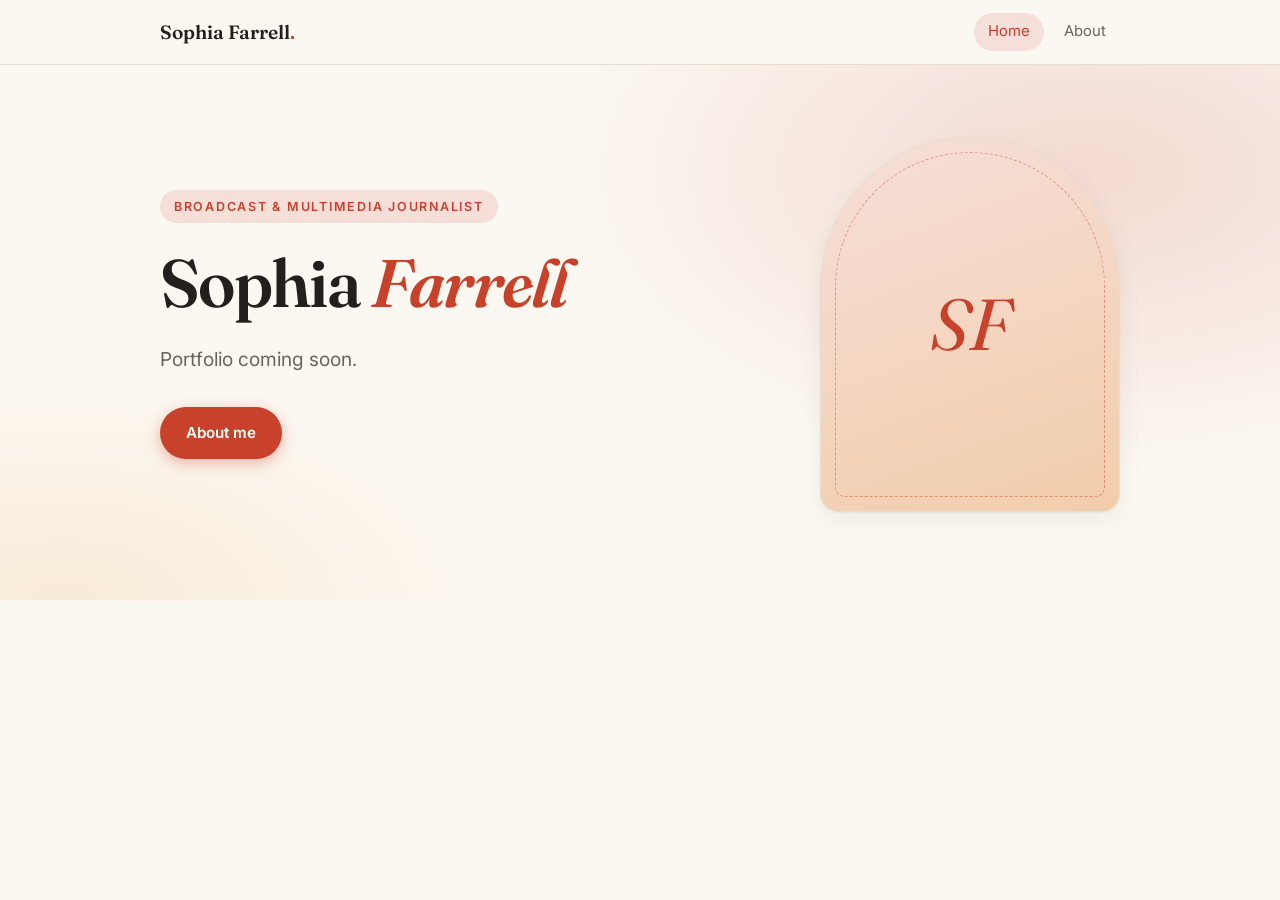
<file: index.html>
<!doctype html>
<html lang="en">
<head>
  <meta charset="utf-8">
  <meta name="viewport" content="width=device-width, initial-scale=1">
  <title>Sophia Farrell</title>
  <meta name="description" content="Sophia Farrell: broadcast and multimedia journalist.">
  <link rel="preconnect" href="https://fonts.googleapis.com">
  <link rel="preconnect" href="https://fonts.gstatic.com" crossorigin>
  <link href="https://fonts.googleapis.com/css2?family=Fraunces:opsz,wght@9..144,500;9..144,600&family=Inter:wght@400;600&display=swap" rel="stylesheet">
  <link rel="stylesheet" href="style.css">
</head>
<body>
  <div class="topbar"><div class="wrap">
    <nav class="nav" aria-label="Main">
      <a class="brand" href="index.html">Sophia Farrell</a>
      <ul>
        <li><a href="index.html" aria-current="page">Home</a></li>
        <li><a href="about.html">About</a></li>
      </ul>
    </nav>
  </div></div>

  <div class="hero-band"><div class="wrap">
    <header class="hero">
      <div>
        <p class="eyebrow">Broadcast &amp; multimedia journalist</p>
        <h1>Sophia <em>Farrell</em></h1>
        <p class="lede">Portfolio coming soon.</p>
        <a class="button" href="about.html">About me</a>
      </div>
      <div class="portrait" role="img" aria-label="Portrait placeholder"><span>SF</span></div>
    </header>
  </div></div>
</body>
</html>
</file>
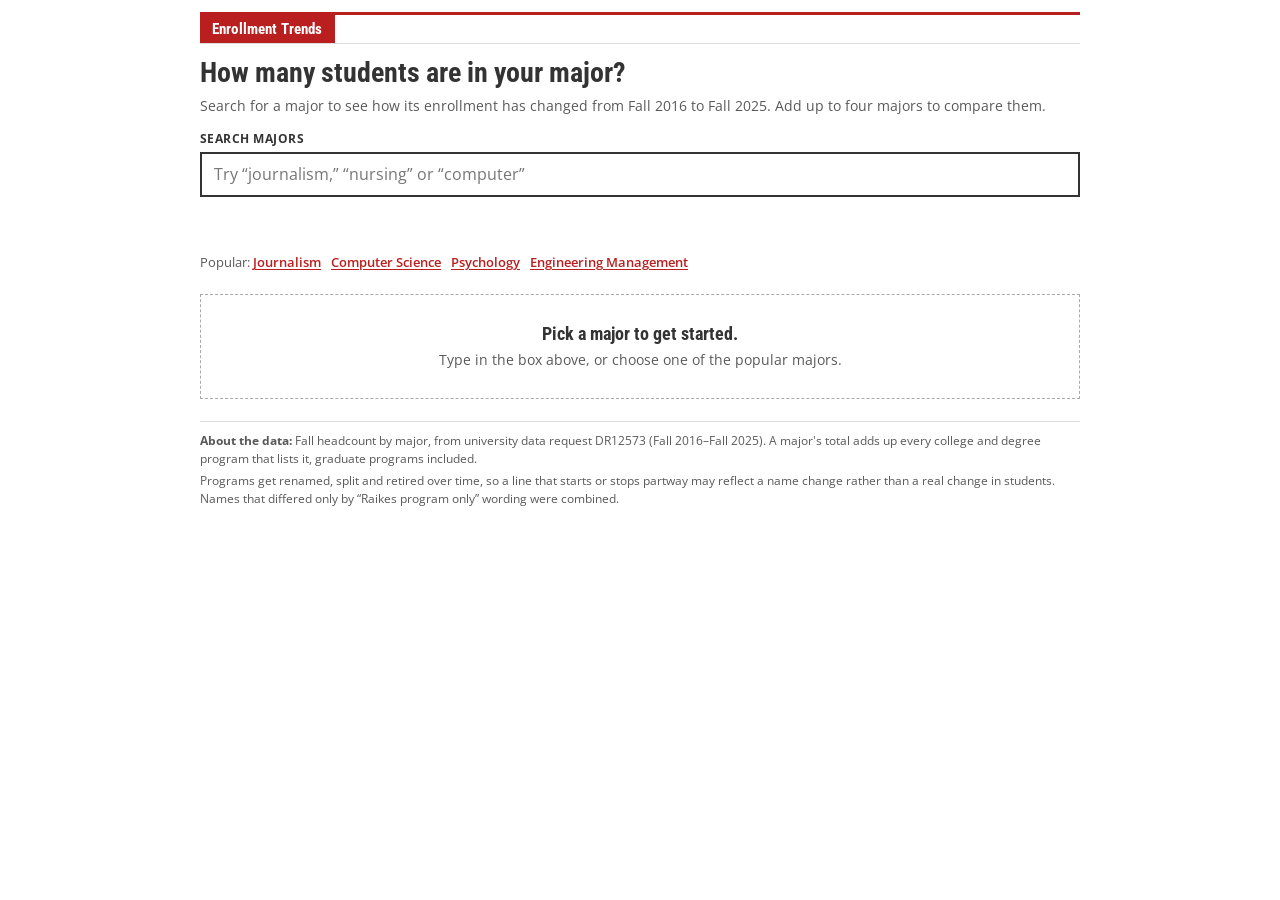
<file: majors/index.html>
<!doctype html>
<html lang="en">
<head>
  <meta charset="utf-8">
  <meta name="viewport" content="width=device-width, initial-scale=1">
  <title>Major Search: Enrollment Trends</title>
  <meta name="description" content="Search any major and see how many students have enrolled in it, Fall 2016 to Fall 2025.">
  <link rel="preconnect" href="https://fonts.googleapis.com">
  <link rel="preconnect" href="https://fonts.gstatic.com" crossorigin>
  <link href="https://fonts.googleapis.com/css2?family=Open+Sans:wght@400;600;700&family=Roboto+Condensed:wght@700&display=swap" rel="stylesheet">
  <style>
    :root {
      --red: #ba1f1f;
      --red-dark: #8f1717;
      --ink: #333333;
      --muted: #595959;
      --line: #dddddd;
      --wash: #efefef;
      --bg: #ffffff;
      /* chart series: red first (brand), then colour-blind-safe companions */
      --s1: #ba1f1f; --s2: #1b4f8a; --s3: #d98a00; --s4: #3b7d4f;
      --head: "Roboto Condensed", "Arial Narrow", Arial, sans-serif;
      --body: "Open Sans", Arial, sans-serif;
    }
    * { box-sizing: border-box; }
    html, body { margin: 0; background: var(--bg); }
    body { color: var(--ink); font: 400 14px/1.5 var(--body); padding: 12px; }
    .app { max-width: 880px; margin: 0 auto; }

    /* DN-style section header: red top rule, red label tab */
    .block-title { border-top: 3px solid var(--red); border-bottom: 1px solid var(--line); margin: 0 0 14px; }
    .block-title span { display: inline-block; background: var(--red); color: #fff; font: 700 15px/1 var(--head);
      padding: 7px 12px 6px; letter-spacing: .01em; }
    h1 { font: 700 28px/1.1 var(--head); margin: 0 0 6px; }
    .dek { margin: 0 0 14px; color: var(--muted); font-size: 14px; }

    label { display: block; font-weight: 700; font-size: 12px; text-transform: uppercase; letter-spacing: .04em; margin-bottom: 4px; }
    .search { position: relative; }
    .search input { width: 100%; font: 400 16px/1.2 var(--body); color: var(--ink); padding: 11px 12px; border: 2px solid var(--ink); border-radius: 0; background: #fff; }
    .search input::placeholder { color: #767676; }
    :focus-visible { outline: 3px solid #1b4f8a; outline-offset: 2px; }
    .list { position: absolute; z-index: 20; left: 0; right: 0; top: 100%; margin: 0; padding: 0; list-style: none;
      background: #fff; border: 2px solid var(--ink); border-top: 0; max-height: 280px; overflow-y: auto; box-shadow: 0 6px 14px rgba(0,0,0,.12); }
    .list li { padding: 9px 12px; cursor: pointer; display: flex; justify-content: space-between; gap: 12px; border-top: 1px solid var(--wash); }
    .list li:first-child { border-top: 0; }
    .list li small { color: var(--muted); white-space: nowrap; }
    .list li[aria-selected="true"], .list li:hover { background: var(--red); color: #fff; }
    .list li[aria-selected="true"] small, .list li:hover small { color: #fff; }
    .list .none { cursor: default; color: var(--muted); }
    .list .none:hover { background: #fff; color: var(--muted); }
    mark { background: none; font-weight: 700; color: inherit; text-decoration: underline; text-decoration-thickness: 2px; text-underline-offset: 2px; }

    .chips { display: flex; flex-wrap: wrap; gap: 8px; margin: 12px 0 0; padding: 0; list-style: none; min-height: 34px; }
    .chip { display: inline-flex; align-items: center; gap: 8px; border: 1px solid var(--line); border-left: 6px solid var(--c); padding: 5px 4px 5px 10px; font-weight: 600; background: #fff; }
    .chip button { all: unset; cursor: pointer; width: 24px; height: 24px; display: grid; place-items: center; font-size: 18px; line-height: 1; color: var(--muted); }
    .chip button:hover { color: var(--red); }
    .hint { color: var(--muted); font-size: 13px; margin: 8px 0 0; }

    .picks { margin: 10px 0 0; font-size: 13px; color: var(--muted); }
    .picks button { all: unset; cursor: pointer; color: var(--red); font-weight: 600; text-decoration: underline; text-underline-offset: 2px; margin-right: 10px; }
    .picks button:hover { color: var(--red-dark); }
    .picks button:focus-visible { outline: 3px solid #1b4f8a; outline-offset: 2px; }

    .panel { margin-top: 22px; }
    .stats { display: grid; grid-template-columns: repeat(auto-fit, minmax(150px, 1fr)); gap: 10px; margin-bottom: 14px; }
    .stat { border: 1px solid var(--line); border-top: 3px solid var(--c, var(--ink)); padding: 8px 10px; }
    .stat .k { font-size: 11px; text-transform: uppercase; letter-spacing: .05em; color: var(--muted); font-weight: 700; }
    .stat .v { font: 700 26px/1.15 var(--head); }
    .stat .s { font-size: 12px; color: var(--muted); }
    .stat .s b { font-weight: 700; }
    .up { color: #2c6e3f; } .down { color: var(--red); }

    .chart-wrap { position: relative; border: 1px solid var(--line); padding: 8px 4px 2px; }
    svg { display: block; width: 100%; height: auto; overflow: visible; }
    svg text { font-family: var(--body); fill: var(--muted); font-size: 12px; }
    .grid line { stroke: #e6e6e6; }
    .tip { position: absolute; pointer-events: none; background: #fff; border: 1px solid var(--ink); box-shadow: 0 4px 12px rgba(0,0,0,.15);
      padding: 7px 10px; font-size: 12.5px; min-width: 150px; z-index: 5; opacity: 0; transition: opacity .08s; }
    .tip .yr { font: 700 14px/1.2 var(--head); margin-bottom: 4px; }
    .tip .row { display: flex; justify-content: space-between; gap: 14px; align-items: center; }
    .tip .dot { display: inline-block; width: 9px; height: 9px; margin-right: 6px; }
    .note-gap { font-size: 12px; color: var(--muted); margin: 8px 0 0; }

    .toggle { display: flex; gap: 0; margin: 0 0 10px; }
    .toggle button { font: 600 13px/1 var(--body); padding: 8px 12px; border: 1px solid var(--ink); background: #fff; color: var(--ink); cursor: pointer; }
    .toggle button + button { border-left: 0; }
    .toggle button[aria-pressed="true"] { background: var(--ink); color: #fff; }

    details { margin-top: 16px; border: 1px solid var(--line); }
    summary { cursor: pointer; padding: 9px 12px; font: 700 15px/1.2 var(--head); background: var(--wash); }
    .tablewrap { overflow-x: auto; }
    table { border-collapse: collapse; width: 100%; font-size: 13px; }
    th, td { padding: 6px 10px; text-align: right; border-top: 1px solid var(--line); white-space: nowrap; }
    th:first-child, td:first-child { text-align: left; }
    thead th { font-size: 11px; text-transform: uppercase; letter-spacing: .04em; color: var(--muted); border-top: 0; }
    td.sub { color: var(--muted); }
    tr.group th { text-align: left; background: #fafafa; font-size: 12px; color: var(--ink); }

    footer { margin-top: 22px; padding-top: 10px; border-top: 1px solid var(--line); font-size: 12px; color: var(--muted); }
    footer p { margin: 0 0 4px; }
    .empty { border: 1px dashed #aaa; padding: 28px 16px; text-align: center; color: var(--muted); }
    .empty strong { display: block; font: 700 18px/1.2 var(--head); color: var(--ink); margin-bottom: 4px; }
    .sr { position: absolute; width: 1px; height: 1px; overflow: hidden; clip: rect(0 0 0 0); white-space: nowrap; }
    @media (max-width: 520px) { h1 { font-size: 24px; } .stat .v { font-size: 22px; } }
    @media (prefers-reduced-motion: reduce) { * { transition: none !important; } }
  </style>
</head>
<body>
<div class="app">
  <div class="block-title"><span>Enrollment Trends</span></div>
  <h1>How many students are in your major?</h1>
  <p class="dek">Search for a major to see how its enrollment has changed from Fall 2016 to Fall 2025. Add up to four majors to compare them.</p>

  <div class="search">
    <label for="q">Search majors</label>
    <input id="q" type="text" autocomplete="off" role="combobox" aria-expanded="false" aria-controls="list" aria-autocomplete="list"
           placeholder="Try &ldquo;journalism,&rdquo; &ldquo;nursing&rdquo; or &ldquo;computer&rdquo;">
    <ul id="list" class="list" role="listbox" hidden></ul>
  </div>
  <ul id="chips" class="chips" aria-label="Selected majors"></ul>
  <p class="picks" id="picks"></p>

  <section class="panel" id="panel" aria-live="polite"></section>

  <footer>
    <p><strong>About the data:</strong> Fall headcount by major, from university data request DR12573 (Fall 2016&ndash;Fall 2025). A major's total adds up every college and degree program that lists it, graduate programs included.</p>
    <p>Programs get renamed, split and retired over time, so a line that starts or stops partway may reflect a name change rather than a real change in students. Names that differed only by &ldquo;Raikes program only&rdquo; wording were combined.</p>
  </footer>
</div>

<script>
(function () {
  var COLORS = ['--s1', '--s2', '--s3', '--s4'];
  var MAX = 4;
  var DATA, YEARS, MAJORS = [], sel = [], view = 'total', active = -1, matches = [];
  var $q = document.getElementById('q'), $list = document.getElementById('list'), $chips = document.getElementById('chips'),
      $panel = document.getElementById('panel'), $picks = document.getElementById('picks');
  var fmt = new Intl.NumberFormat('en-US');

  function css(n) { return getComputedStyle(document.documentElement).getPropertyValue(n).trim(); }
  function esc(s) { return String(s).replace(/[&<>"]/g, function (c) { return { '&': '&amp;', '<': '&lt;', '>': '&gt;', '"': '&quot;' }[c]; }); }
  function slug(s) { return s.toLowerCase().replace(/[^a-z0-9]+/g, '-').replace(/^-|-$/g, ''); }
  function latest(m) { for (var i = m.t.length - 1; i >= 0; i--) if (m.t[i] != null) return m.t[i]; return 0; }

  fetch('data.json').then(function (r) { return r.json(); }).then(function (d) {
    DATA = d; YEARS = d.years; MAJORS = d.majors;
    MAJORS.forEach(function (m) { m.key = m.name.toLowerCase(); m.id = slug(m.name); m.size = latest(m); });
    var ids = (new URLSearchParams(location.search).get('m') || '').split(',').filter(Boolean);
    ids.forEach(function (id) { var m = MAJORS.filter(function (x) { return x.id === id; })[0]; if (m && sel.indexOf(m) < 0 && sel.length < MAX) sel.push(m); });
    render(true);
  }).catch(function () {
    $panel.innerHTML = '<div class="empty"><strong>Couldn&rsquo;t load the data.</strong>Please refresh the page and try again.</div>';
  });

  /* ---------- search ---------- */
  function search(term) {
    term = term.trim().toLowerCase();
    if (!term) return [];
    var words = term.split(/\s+/);
    return MAJORS.filter(function (m) { return words.every(function (w) { return m.key.indexOf(w) > -1; }); })
      .sort(function (a, b) {
        var as = a.key.indexOf(term) === 0 ? 0 : 1, bs = b.key.indexOf(term) === 0 ? 0 : 1;
        return as - bs || b.size - a.size || a.name.localeCompare(b.name);
      }).slice(0, 12);
  }
  function hi(name, term) {
    var words = term.trim().toLowerCase().split(/\s+/).filter(Boolean), out = esc(name);
    words.forEach(function (w) { out = out.replace(new RegExp('(' + w.replace(/[.*+?^${}()|[\]\\]/g, '\\$&') + ')', 'ig'), '<mark>$1</mark>'); });
    return out;
  }
  function openList() {
    matches = search($q.value); active = matches.length ? 0 : -1;
    if (!$q.value.trim()) { closeList(); return; }
    $list.hidden = false; $q.setAttribute('aria-expanded', 'true');
    $list.innerHTML = matches.length ? matches.map(function (m, i) {
      return '<li role="option" id="opt' + i + '" data-i="' + i + '" aria-selected="' + (i === active) + '">' +
        '<span>' + hi(m.name, $q.value) + '</span><small>' + (m.size ? fmt.format(m.size) + ' in Fall 2025' : 'not offered in 2025') + '</small></li>';
    }).join('') : '<li class="none" role="option" aria-selected="false">No majors match &ldquo;' + esc($q.value) + '&rdquo;</li>';
    $q.setAttribute('aria-activedescendant', active > -1 ? 'opt' + active : '');
  }
  function closeList() { $list.hidden = true; $q.setAttribute('aria-expanded', 'false'); active = -1; notifyHeight(); }
  function setActive(i) {
    active = i;
    [].forEach.call($list.children, function (li, k) { li.setAttribute('aria-selected', k === i); });
    if (i > -1) { $q.setAttribute('aria-activedescendant', 'opt' + i); var el = $list.children[i]; if (el && el.scrollIntoView) el.scrollIntoView({ block: 'nearest' }); }
  }
  function choose(m) {
    if (sel.indexOf(m) < 0) {
      if (sel.length >= MAX) sel.shift();
      sel.push(m);
    }
    $q.value = ''; closeList(); render(); $q.focus();
  }
  $q.addEventListener('input', function () { openList(); notifyHeight(); });
  $q.addEventListener('keydown', function (e) {
    if (e.key === 'ArrowDown') { e.preventDefault(); if ($list.hidden) openList(); else setActive(Math.min(active + 1, matches.length - 1)); }
    else if (e.key === 'ArrowUp') { e.preventDefault(); setActive(Math.max(active - 1, 0)); }
    else if (e.key === 'Enter') { if (!$list.hidden && matches[active]) { e.preventDefault(); choose(matches[active]); } }
    else if (e.key === 'Escape') { closeList(); }
  });
  $list.addEventListener('mousedown', function (e) { var li = e.target.closest('li[data-i]'); if (li) { e.preventDefault(); choose(matches[+li.dataset.i]); } });
  document.addEventListener('click', function (e) { if (!e.target.closest('.search')) closeList(); });

  /* ---------- selected chips + suggestions ---------- */
  function renderChips() {
    $chips.innerHTML = sel.map(function (m, i) {
      return '<li class="chip" style="--c:var(' + COLORS[i] + ')">' + esc(m.name) +
        '<button type="button" data-i="' + i + '" aria-label="Remove ' + esc(m.name) + '">&times;</button></li>';
    }).join('');
    var sugg = ['Journalism', 'Nursing', 'Computer Science', 'Psychology', 'Engineering']
      .map(function (s) { return search(s)[0]; }).filter(function (m, i, a) { return m && sel.indexOf(m) < 0 && a.indexOf(m) === i; }).slice(0, 4);
    $picks.innerHTML = sel.length ? (sel.length < MAX ? 'Compare with: ' : '') + (sel.length < MAX ? sugg.map(function (m) { return '<button type="button" data-id="' + m.id + '">' + esc(m.name) + '</button>'; }).join('') : '') :
      'Popular: ' + sugg.map(function (m) { return '<button type="button" data-id="' + m.id + '">' + esc(m.name) + '</button>'; }).join('');
  }
  $chips.addEventListener('click', function (e) { var b = e.target.closest('button'); if (b) { sel.splice(+b.dataset.i, 1); render(); $q.focus(); } });
  $picks.addEventListener('click', function (e) { var b = e.target.closest('button'); if (b) { choose(MAJORS.filter(function (m) { return m.id === b.dataset.id; })[0]); } });

  /* ---------- panel ---------- */
  function pct(a, b) { return b ? Math.round((a - b) / b * 100) : null; }
  function signed(n) { return (n > 0 ? '+' : n < 0 ? '−' : '') + fmt.format(Math.abs(n)); }
  function cls(n) { return n > 0 ? 'up' : n < 0 ? 'down' : ''; }

  function stats(m, i) {
    var t = m.t, first = -1, last = -1, peak = -1;
    t.forEach(function (v, k) { if (v != null) { if (first < 0) first = k; last = k; if (peak < 0 || v > t[peak]) peak = k; } });
    var h = '<div class="stat" style="--c:var(' + COLORS[i] + ')"><div class="k">' + esc(m.name) + '</div>';
    if (last !== YEARS.length - 1) {
      h += '<div class="v">&mdash;</div><div class="s">Not listed in Fall ' + YEARS[YEARS.length - 1] + '. Last listed Fall ' + YEARS[last] + ' (' + fmt.format(t[last]) + ').</div></div>';
      return h;
    }
    h += '<div class="v">' + fmt.format(t[last]) + '</div><div class="s">students, Fall ' + YEARS[last] + '</div>';
    if (first < last) {
      var d = t[last] - t[first], p = pct(t[last], t[first]);
      h += '<div class="s"><b class="' + cls(d) + '">' + signed(d) + (p != null ? ' (' + (p > 0 ? '+' : p < 0 ? '−' : '') + Math.abs(p) + '%)' : '') + '</b> since Fall ' + YEARS[first] + '</div>';
    } else h += '<div class="s">First listed Fall ' + YEARS[first] + '</div>';
    if (peak !== last && peak > -1) h += '<div class="s">Peak: ' + fmt.format(t[peak]) + ' in Fall ' + YEARS[peak] + '</div>';
    return h + '</div>';
  }

  function render(initial) {
    renderChips();
    try { var u = new URL(location.href); if (sel.length) u.searchParams.set('m', sel.map(function (m) { return m.id; }).join(',')); else u.searchParams.delete('m'); history.replaceState(null, '', u); } catch (e) {}
    if (!sel.length) {
      $panel.innerHTML = '<div class="empty"><strong>Pick a major to get started.</strong>Type in the box above, or choose one of the popular majors.</div>';
      return notifyHeight();
    }
    var multi = sel.length === 1 && sel[0].parts.length > 1;
    var h = '<div class="stats">' + sel.map(stats).join('') + '</div>';
    if (multi) h += '<div class="toggle" role="group" aria-label="Chart view"><button type="button" aria-pressed="' + (view === 'total') + '" data-v="total">All programs combined</button>' +
      '<button type="button" aria-pressed="' + (view === 'parts') + '" data-v="parts">By college and degree</button></div>';
    h += '<div class="chart-wrap" id="cw"><div class="tip" id="tip" role="presentation"></div></div>';
    h += '<p class="note-gap" id="gapnote"></p>';
    h += details();
    $panel.innerHTML = h;
    var useParts = multi && view === 'parts';
    var series = useParts ? sel[0].parts.map(function (p, k) { return { name: p.c + ' (' + (p.d || 'no degree listed') + ')', v: p.v.map(function (x, j) { return sel[0].t[j] == null ? null : x; }) }; })
      : sel.map(function (m) { return { name: m.name, v: m.t }; });
    // keep partial-series readable: if too many parts, show top 4 by latest value
    if (useParts && series.length > MAX) {
      series.sort(function (a, b) { return (b.v[b.v.length - 1] || 0) - (a.v[a.v.length - 1] || 0); });
      document.getElementById('gapnote').textContent = 'Showing the four largest of ' + series.length + ' programs. The full list is in the table below.';
      series = series.slice(0, MAX);
    }
    drawChart(document.getElementById('cw'), series);
    var gaps = series.some(function (s) { return s.v.some(function (x) { return x == null; }); });
    if (gaps && !document.getElementById('gapnote').textContent) document.getElementById('gapnote').textContent = 'Gaps in a line mean the major wasn’t listed that year, often because the program was renamed, created or retired.';
    notifyHeight();
  }
  $panel.addEventListener('click', function (e) { var b = e.target.closest('.toggle button'); if (b) { view = b.dataset.v; render(); } });

  function details() {
    var rows = '<thead><tr><th scope="col">Fall</th>' + sel.map(function (m) { return '<th scope="col">' + esc(m.name) + '</th>'; }).join('') + '</tr></thead><tbody>';
    YEARS.forEach(function (y, i) { rows += '<tr><th scope="row" style="font-weight:600">' + y + '</th>' + sel.map(function (m) { return '<td>' + (m.t[i] == null ? '&ndash;' : fmt.format(m.t[i])) + '</td>'; }).join('') + '</tr>'; });
    rows += '</tbody>';
    var h = '<details><summary>See the numbers</summary><div class="tablewrap"><table>' + rows + '</table></div></details>';
    sel.forEach(function (m) {
      if (m.parts.length < 2) return;
      var li = YEARS.length - 1;
      var b = '<thead><tr><th scope="col">College &middot; degree</th><th scope="col">Fall ' + YEARS[0] + '</th><th scope="col">Fall ' + YEARS[li] + '</th></tr></thead><tbody>';
      m.parts.slice().sort(function (a, b2) { return (b2.v[li] || 0) - (a.v[li] || 0) || a.c.localeCompare(b2.c); }).forEach(function (p) {
        b += '<tr><th scope="row" style="font-weight:400">' + esc(p.c) + ' &middot; ' + esc(p.d || 'no degree listed') + '</th><td>' + (p.v[0] ? fmt.format(p.v[0]) : '&ndash;') + '</td><td>' + (p.v[li] ? fmt.format(p.v[li]) : '&ndash;') + '</td></tr>';
      });
      h += '<details><summary>' + esc(m.name) + ': where the students are</summary><div class="tablewrap"><table>' + b + '</tbody></table></div></details>';
    });
    return h;
  }

  /* ---------- chart (inline SVG, no library) ---------- */
  function drawChart(host, series) {
    var narrow = window.innerWidth < 520, W = narrow ? 400 : 800, H = narrow ? 320 : 340, m = { l: narrow ? 42 : 52, r: narrow ? 14 : 24, t: 16, b: 34 }, iw = W - m.l - m.r, ih = H - m.t - m.b;
    var max = 0; series.forEach(function (s) { s.v.forEach(function (x) { if (x != null && x > max) max = x; }); });
    var step = niceStep(max / 4), top = Math.max(step, Math.ceil(max / step) * step);
    var X = function (i) { return m.l + iw * i / (YEARS.length - 1); }, Y = function (v) { return m.t + ih - ih * v / top; };
    var s = '<svg viewBox="0 0 ' + W + ' ' + H + '" role="img" aria-label="Line chart of student enrollment by fall term, ' + YEARS[0] + ' to ' + YEARS[YEARS.length - 1] + '. ' +
      series.map(function (z) { var vs = z.v.filter(function (x) { return x != null; }); return esc(z.name) + ' went from ' + fmt.format(vs[0]) + ' to ' + fmt.format(vs[vs.length - 1]) + '.'; }).join(' ') + '">';
    s += '<g class="grid">';
    for (var v = 0; v <= top + 0.1; v += step) s += '<line x1="' + m.l + '" x2="' + (W - m.r) + '" y1="' + Y(v) + '" y2="' + Y(v) + '"/><text x="' + (m.l - 8) + '" y="' + (Y(v) + 4) + '" text-anchor="end">' + fmt.format(v) + '</text>';
    s += '</g>';
    YEARS.forEach(function (y, i) { s += '<text x="' + X(i) + '" y="' + (H - 10) + '" text-anchor="middle">' + (YEARS.length > 8 && window.innerWidth < 480 && i % 2 ? '' : y) + '</text>'; });
    series.forEach(function (z, k) {
      var col = 'var(' + COLORS[k] + ')', d = '', pen = false;
      z.v.forEach(function (x, i) { if (x == null) { pen = false; return; } d += (pen ? 'L' : 'M') + X(i).toFixed(1) + ' ' + Y(x).toFixed(1); pen = true; });
      s += '<path d="' + d + '" fill="none" stroke="' + col + '" stroke-width="3" stroke-linejoin="round" stroke-linecap="round"/>';
      z.v.forEach(function (x, i) { if (x != null) s += '<circle cx="' + X(i) + '" cy="' + Y(x) + '" r="4" fill="#fff" stroke="' + col + '" stroke-width="2.5"/>'; });
      // direct label at the line's end
      var li = -1; z.v.forEach(function (x, i) { if (x != null) li = i; });
      if (li === YEARS.length - 1 && series.length > 1) { /* legend handled by chips */ }
    });
    s += '<line id="cur" x1="0" x2="0" y1="' + m.t + '" y2="' + (m.t + ih) + '" stroke="#333" stroke-dasharray="3 3" opacity="0"/>';
    s += '<rect id="hit" x="' + m.l + '" y="' + m.t + '" width="' + iw + '" height="' + ih + '" fill="transparent" tabindex="0" aria-label="Chart. Use left and right arrow keys to read each year."/>';
    s += '</svg>';
    host.insertAdjacentHTML('afterbegin', s);

    var svg = host.querySelector('svg'), hit = svg.querySelector('#hit'), cur = svg.querySelector('#cur'), tip = host.querySelector('.tip'), kb = -1;
    function show(i) {
      var rows = series.map(function (z, k) { return '<div class="row"><span><span class="dot" style="background:var(' + COLORS[k] + ')"></span>' + esc(z.name) + '</span><b>' + (z.v[i] == null ? 'not listed' : fmt.format(z.v[i])) + '</b></div>'; }).join('');
      tip.innerHTML = '<div class="yr">Fall ' + YEARS[i] + '</div>' + rows;
      cur.setAttribute('x1', X(i)); cur.setAttribute('x2', X(i)); cur.setAttribute('opacity', '.7');
      var r = svg.getBoundingClientRect(), hr = host.getBoundingClientRect(), px = (X(i) / W) * r.width + (r.left - hr.left);
      tip.style.opacity = 1;
      var tw = tip.offsetWidth, left = px + 14; if (left + tw > hr.width - 4) left = px - tw - 14; if (left < 4) left = 4;
      tip.style.left = left + 'px'; tip.style.top = '12px';
    }
    function hide() { tip.style.opacity = 0; cur.setAttribute('opacity', '0'); }
    function idx(e) { var r = svg.getBoundingClientRect(), x = (e.clientX - r.left) / r.width * W; return Math.max(0, Math.min(YEARS.length - 1, Math.round((x - m.l) / iw * (YEARS.length - 1)))); }
    hit.addEventListener('mousemove', function (e) { show(idx(e)); });
    hit.addEventListener('touchstart', function (e) { show(idx(e.touches[0])); }, { passive: true });
    hit.addEventListener('touchmove', function (e) { show(idx(e.touches[0])); }, { passive: true });
    hit.addEventListener('mouseleave', hide); hit.addEventListener('blur', function () { hide(); kb = -1; });
    hit.addEventListener('keydown', function (e) {
      if (e.key === 'ArrowRight') kb = Math.min(YEARS.length - 1, kb + 1); else if (e.key === 'ArrowLeft') kb = Math.max(0, kb < 0 ? 0 : kb - 1); else return;
      e.preventDefault(); show(kb);
    });
  }
  function niceStep(raw) { if (raw <= 0) return 1; var p = Math.pow(10, Math.floor(Math.log10(raw))), f = raw / p; return (f <= 1 ? 1 : f <= 2 ? 2 : f <= 2.5 ? 2.5 : f <= 5 ? 5 : 10) * p; }

  /* ---------- tell the CMS page how tall we are, so the iframe never scrolls ---------- */
  function notifyHeight() {
    var h = document.documentElement.scrollHeight;
    if (!$list.hidden) h = Math.max(h, $list.getBoundingClientRect().bottom + window.scrollY + 16); // keep the open dropdown from being clipped
    try { parent.postMessage({ type: 'majors-embed-height', height: Math.ceil(h) + 24 }, '*'); } catch (e) {}
  }
  window.addEventListener('resize', function () { if (sel.length) render(); else notifyHeight(); });
  window.addEventListener('load', notifyHeight);
})();
</script>
</body>
</html>
</file>
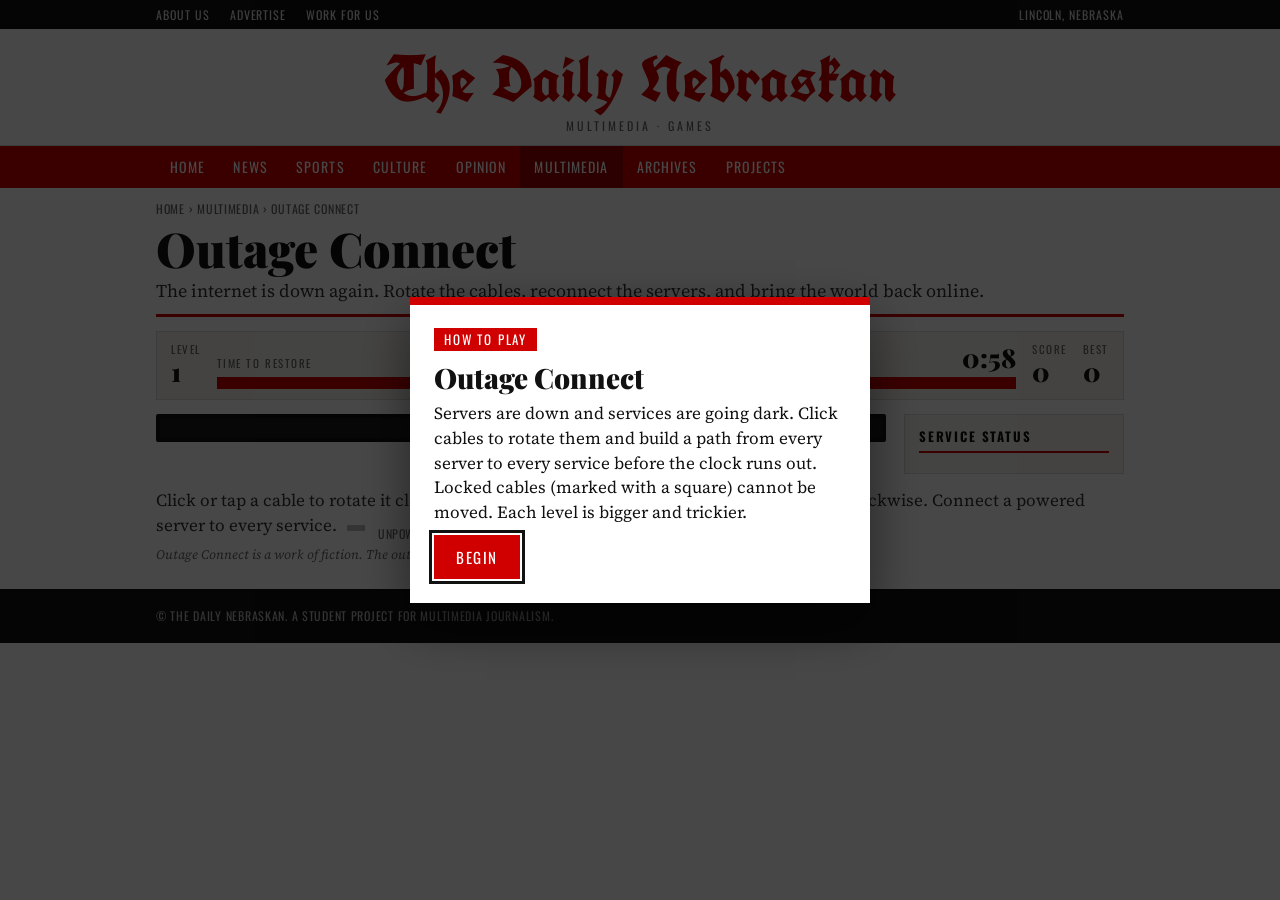
<file: Outage_Connect/index.html>
<!doctype html>
<html lang="en">
<head>
<meta charset="utf-8">
<meta name="viewport" content="width=device-width, initial-scale=1">
<title>Outage Connect | The Daily Nebraskan</title>
<meta name="description" content="A Daily Nebraskan puzzle game: rotate network cables to bring the world's services back online before time runs out.">
<link rel="preconnect" href="https://fonts.googleapis.com">
<link rel="preconnect" href="https://fonts.gstatic.com" crossorigin>
<link href="https://fonts.googleapis.com/css2?family=Playfair+Display:wght@700;900&family=Source+Serif+4:wght@400;600&family=Oswald:wght@500;600&family=UnifrakturCook:wght@700&display=swap" rel="stylesheet">
<link rel="stylesheet" href="style.css">
</head>
<body>

<div class="site-chrome">
  <div class="utility">
    <div class="wrap">
      <nav aria-label="Utility">
        <a href="https://www.dailynebraskan.com/about/">About Us</a>
        <a href="https://www.dailynebraskan.com/advertise/">Advertise</a>
        <a href="https://www.dailynebraskan.com/work_for_us/">Work For Us</a>
      </nav>
      <span class="util-right">Lincoln, Nebraska</span>
    </div>
  </div>
  <header class="masthead">
    <a class="wordmark" href="https://www.dailynebraskan.com/">The Daily Nebraskan</a>
    <p class="tagline">Multimedia &middot; Games</p>
  </header>
  <nav class="mainnav" aria-label="Sections">
    <div class="wrap">
      <a href="https://www.dailynebraskan.com/">Home</a>
      <a href="https://www.dailynebraskan.com/news/">News</a>
      <a href="https://www.dailynebraskan.com/sports/">Sports</a>
      <a href="https://www.dailynebraskan.com/culture/">Culture</a>
      <a href="https://www.dailynebraskan.com/opinion/">Opinion</a>
      <a href="https://www.dailynebraskan.com/multimedia/" class="active">Multimedia</a>
      <a href="https://www.dailynebraskan.com/archives/">Archives</a>
      <a href="https://www.dailynebraskan.com/projects/">Projects</a>
    </div>
  </nav>
</div>

<main class="wrap">
  <div class="crumbs"><a href="https://www.dailynebraskan.com/">Home</a> &rsaquo; <a href="https://www.dailynebraskan.com/multimedia/">Multimedia</a> &rsaquo; Outage Connect</div>

  <div class="titlebar">
    <h1>Outage Connect</h1>
    <p class="deck">The internet is down again. Rotate the cables, reconnect the servers, and bring the world back online.</p>
  </div>

  <div class="breaking" id="breaking" hidden>
    <span class="tag">Breaking</span>
    <span id="breakingText"></span>
  </div>

  <section class="hud" aria-label="Game status">
    <div class="stat"><span class="lbl">Level</span><span class="val" id="level">1</span></div>
    <div class="timerwrap">
      <div class="timerlbl"><span class="lbl">Time to restore</span><span class="val" id="time">0:00</span></div>
      <div class="bar"><div class="fill" id="fill"></div></div>
    </div>
    <div class="stat"><span class="lbl">Score</span><span class="val" id="score">0</span></div>
    <div class="stat"><span class="lbl">Best</span><span class="val" id="best">0</span></div>
  </section>

  <section class="boardwrap">
    <div class="board" id="board" aria-label="Network board"></div>
    <aside class="status" aria-label="Service status">
      <h2>Service Status</h2>
      <ul id="statusList"></ul>
    </aside>
  </section>

  <p class="help">Click or tap a cable to rotate it clockwise. Right-click (or long-press) to rotate it counter-clockwise. Connect a powered server to every service. <span class="legend"><i class="sw sw-off"></i> unpowered <i class="sw sw-on"></i> powered <i class="sw sw-lock"></i> locked</span></p>
  <p class="fine">Outage Connect is a work of fiction. The outages in this game are not real news reports.</p>
</main>

<footer class="foot">
  <div class="wrap">&copy; The Daily Nebraskan. A student project for Multimedia Journalism.</div>
</footer>

<div class="overlay" id="overlay" hidden>
  <div class="card" role="dialog" aria-modal="true" aria-labelledby="cardTitle">
    <div class="cardtag" id="cardTag"></div>
    <h2 id="cardTitle"></h2>
    <p id="cardBody"></p>
    <ul class="affected" id="cardList"></ul>
    <button class="btn" id="cardBtn"></button>
  </div>
</div>

<script src="game.js"></script>
</body>
</html>
</file>
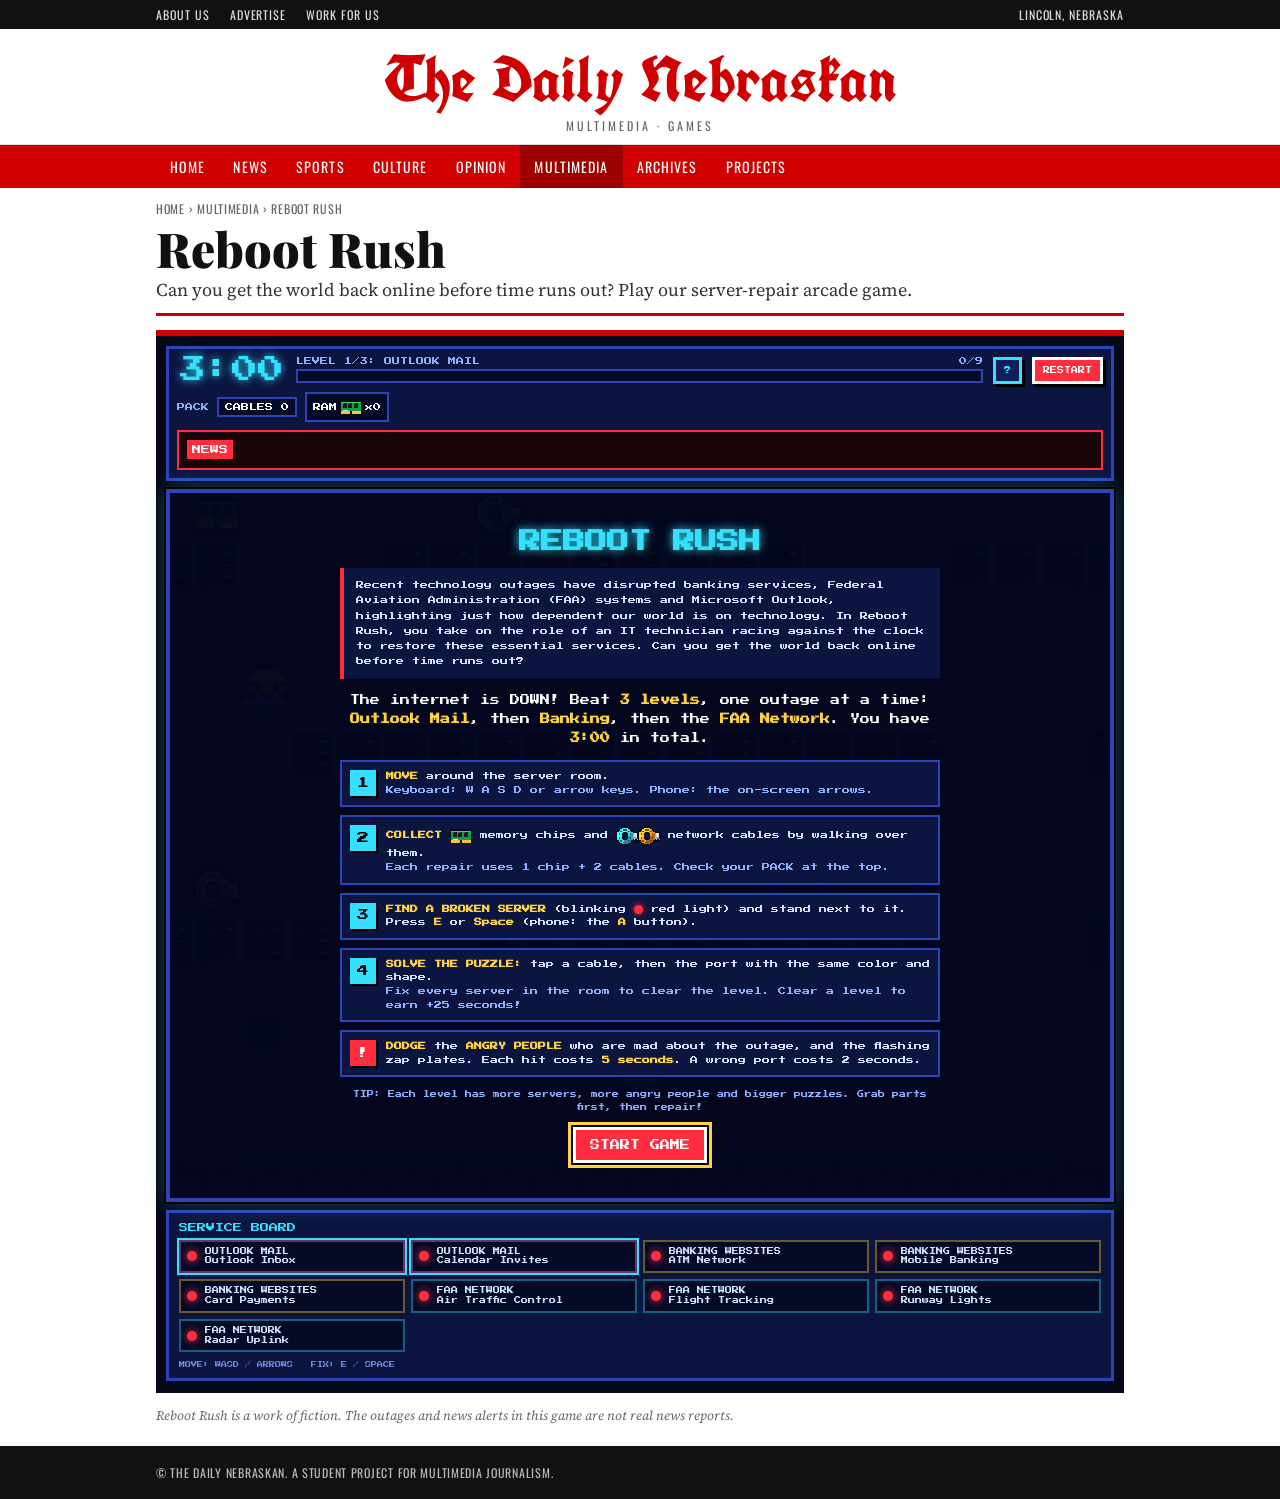
<file: Reboot_Rush/index.html>
<!doctype html>
<html lang="en">
<head>
<meta charset="utf-8">
<meta name="viewport" content="width=device-width, initial-scale=1, maximum-scale=1, user-scalable=no, viewport-fit=cover">
<title>Reboot Rush | Server Repair Arcade</title>
<meta name="description" content="Retro top-down arcade game: repair broken servers and restore the internet in three minutes.">
<link rel="preconnect" href="https://fonts.googleapis.com">
<link rel="preconnect" href="https://fonts.gstatic.com" crossorigin>
<link href="https://fonts.googleapis.com/css2?family=Press+Start+2P&family=Playfair+Display:wght@900&family=Oswald:wght@500&family=Source+Serif+4:wght@400&family=UnifrakturCook:wght@700&display=swap" rel="stylesheet">
<link rel="stylesheet" href="style.css">
</head>
<body>

<div class="site-chrome">
  <div class="utility">
    <div class="wrap">
      <nav aria-label="Utility">
        <a href="https://www.dailynebraskan.com/about/">About Us</a>
        <a href="https://www.dailynebraskan.com/advertise/">Advertise</a>
        <a href="https://www.dailynebraskan.com/work_for_us/">Work For Us</a>
      </nav>
      <span class="util-right">Lincoln, Nebraska</span>
    </div>
  </div>
  <header class="masthead">
    <a class="wordmark" href="https://www.dailynebraskan.com/">The Daily Nebraskan</a>
    <p class="tagline">Multimedia &middot; Games</p>
  </header>
  <nav class="mainnav" aria-label="Sections">
    <div class="wrap">
      <a href="https://www.dailynebraskan.com/">Home</a>
      <a href="https://www.dailynebraskan.com/news/">News</a>
      <a href="https://www.dailynebraskan.com/sports/">Sports</a>
      <a href="https://www.dailynebraskan.com/culture/">Culture</a>
      <a href="https://www.dailynebraskan.com/opinion/">Opinion</a>
      <a href="https://www.dailynebraskan.com/multimedia/" class="active">Multimedia</a>
      <a href="https://www.dailynebraskan.com/archives/">Archives</a>
      <a href="https://www.dailynebraskan.com/projects/">Projects</a>
    </div>
  </nav>
</div>

<div class="wrap page-head">
  <div class="crumbs"><a href="https://www.dailynebraskan.com/">Home</a> &rsaquo; <a href="https://www.dailynebraskan.com/multimedia/">Multimedia</a> &rsaquo; Reboot Rush</div>
  <div class="titlebar">
    <h1 class="page-title">Reboot Rush</h1>
    <p class="deck">Can you get the world back online before time runs out? Play our server-repair arcade game.</p>
  </div>
</div>

<div class="app">

  <header class="hud">
    <div class="hud-top">
      <div class="timer" id="timer" aria-live="off">3:00</div>
      <div class="prog">
        <div class="prog-label"><span id="lvlText">LEVEL 1/3</span><span id="progText">0/9</span></div>
        <div class="prog-bar"><div class="prog-fill" id="progFill"></div></div>
      </div>
      <button class="btn small alt" id="helpBtn" type="button" aria-label="How to play">?</button>
      <button class="btn small" id="restartBtn" type="button">RESTART</button>
    </div>
    <div class="inv" id="inv" aria-label="Inventory">
      <span class="inv-label">PACK</span>
      <span class="slot" id="invCables"></span>
      <span class="slot" id="invChips"></span>
    </div>
    <div class="news" id="news" role="status" aria-live="polite">
      <span class="news-tag">NEWS</span><span id="newsText"></span>
    </div>
  </header>

  <div class="stage" id="stage">
    <canvas id="screen" width="320" height="240" aria-label="Game screen"></canvas>
    <div class="crt"></div>
    <div class="toast" id="toast" hidden></div>

    <div class="pz" id="puzzle" hidden>
      <div class="pz-box">
        <div class="pz-title" id="pzTitle"></div>
        <div class="pz-sub">TAP A CABLE, THEN ITS MATCHING PORT</div>
        <div class="pz-board" id="pzBoard">
          <svg id="pzLines" aria-hidden="true"></svg>
          <div class="pz-col" id="pzPlugs"></div>
          <div class="pz-col" id="pzPorts"></div>
        </div>
        <div class="pz-foot"><span id="pzInfo">WRONG PORT = -2s</span><button class="btn small" id="pzCancel" type="button">BACK</button></div>
      </div>
    </div>

    <div class="screen howto" id="howto">
      <div class="howto-box">
        <h1>REBOOT RUSH</h1>
        <p class="blurb">Recent technology outages have disrupted banking services, Federal Aviation Administration (FAA) systems and Microsoft Outlook, highlighting just how dependent our world is on technology. In Reboot Rush, you take on the role of an IT technician racing against the clock to restore these essential services. Can you get the world back online before time runs out?</p>
        <p class="goal">The internet is DOWN! Beat <b>3 levels</b>, one outage at a time: <b>Outlook Mail</b>, then <b>Banking</b>, then the <b>FAA Network</b>. You have <b>3:00</b> in total.</p>
        <ol class="steps">
          <li><span class="n">1</span><div><b>MOVE</b> around the server room.<br><em>Keyboard: W A S D or arrow keys. Phone: the on-screen arrows.</em></div></li>
          <li><span class="n">2</span><div><b>COLLECT</b> <img class="ico" data-icon="chip" alt="RAM chip"> memory chips and <img class="ico" data-icon="cable" data-color="#35e0ff" alt="network cable"><img class="ico" data-icon="cable" data-color="#ff9f1c" alt="network cable"> network cables by walking over them.<br><em>Each repair uses 1 chip + 2 cables. Check your PACK at the top.</em></div></li>
          <li><span class="n">3</span><div><b>FIND A BROKEN SERVER</b> (blinking <i class="led-red"></i> red light) and stand next to it. Press <b>E</b> or <b>Space</b> (phone: the <b>A</b> button).</div></li>
          <li><span class="n">4</span><div><b>SOLVE THE PUZZLE:</b> tap a cable, then the port with the same color and shape.<br><em>Fix every server in the room to clear the level. Clear a level to earn +25 seconds!</em></div></li>
          <li><span class="n">!</span><div><b>DODGE</b> the <b>ANGRY PEOPLE</b> who are mad about the outage, and the flashing zap plates. Each hit costs <b>5 seconds</b>. A wrong port costs 2 seconds.</div></li>
        </ol>
        <p class="tip">TIP: Each level has more servers, more angry people and bigger puzzles. Grab parts first, then repair!</p>
        <button class="btn" id="hwBtn" type="button">START GAME</button>
      </div>
    </div>

    <div class="screen" id="overlay" hidden>
      <div class="screen-box">
        <h1 id="ovTitle"></h1>
        <p id="ovText"></p>
        <button class="btn" id="ovBtn" type="button"></button>
      </div>
    </div>
  </div>

  <div class="controls" id="controls">
    <div class="dpad" aria-label="Directional buttons">
      <button class="d up" data-dir="up" type="button" aria-label="Up">▲</button>
      <button class="d left" data-dir="left" type="button" aria-label="Left">◀</button>
      <button class="d right" data-dir="right" type="button" aria-label="Right">▶</button>
      <button class="d down" data-dir="down" type="button" aria-label="Down">▼</button>
    </div>
    <button class="act" id="actBtn" type="button">A<span>FIX</span></button>
  </div>

  <div class="board">
    <div class="board-title">SERVICE BOARD</div>
    <ul id="svcList"></ul>
    <p class="keys">MOVE: WASD / ARROWS &nbsp; FIX: E / SPACE</p>
  </div>
</div>

<p class="wrap fine">Reboot Rush is a work of fiction. The outages and news alerts in this game are not real news reports.</p>
<footer class="foot">
  <div class="wrap">&copy; The Daily Nebraskan. A student project for Multimedia Journalism.</div>
</footer>
<script src="game.js"></script>
</body>
</html>
</file>
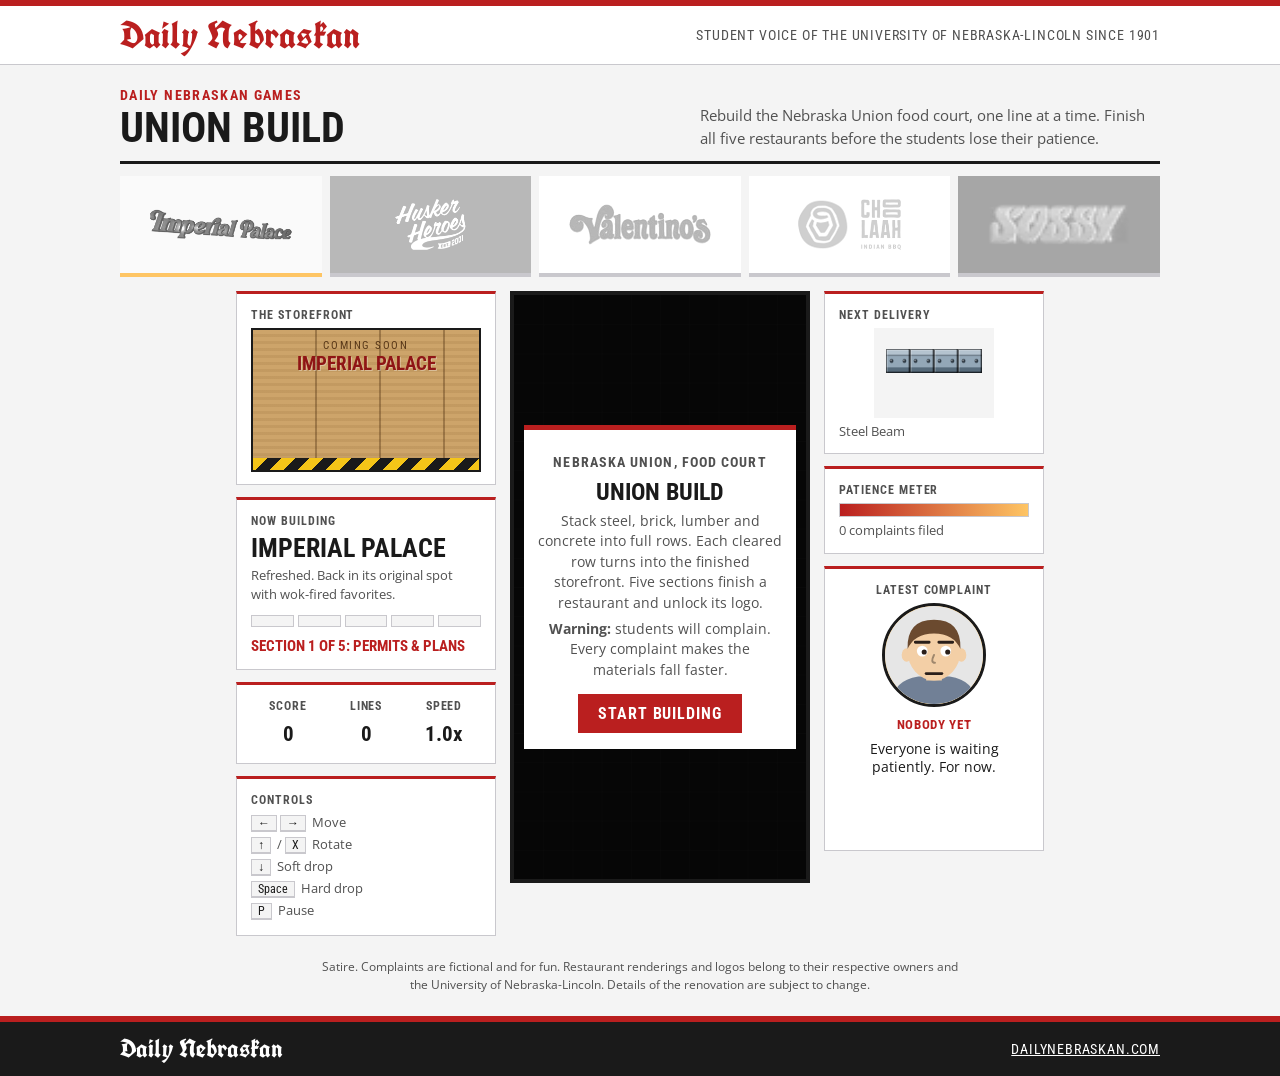
<file: Union_Build/index.html>
<!doctype html>
<html lang="en">
<head>
  <meta charset="utf-8">
  <meta name="viewport" content="width=device-width, initial-scale=1">
  <title>Union Build | The Daily Nebraskan</title>
  <meta name="description" content="A Tetris-style game about the Nebraska Union food court renovation. Build five restaurants while students complain the construction is too slow.">
  <link rel="preconnect" href="https://fonts.googleapis.com">
  <link rel="preconnect" href="https://fonts.gstatic.com" crossorigin>
  <link href="https://fonts.googleapis.com/css2?family=UnifrakturCook:wght@700&family=Roboto+Condensed:wght@400;700&family=Open+Sans:wght@400;600;700&display=swap" rel="stylesheet">
  <link rel="stylesheet" href="style.css">
</head>
<body>
  <header class="masthead">
    <div class="wrap masthead-inner">
      <a class="dn-logo" href="https://www.dailynebraskan.com/" target="_blank" rel="noopener">Daily Nebraskan</a>
      <p class="tagline">Student voice of the University of Nebraska-Lincoln since 1901</p>
    </div>
  </header>

  <main class="wrap">
    <div class="title-row">
      <div>
        <p class="kicker">Daily Nebraskan Games</p>
        <h1>Union Build</h1>
      </div>
      <p class="sub">Rebuild the Nebraska Union food court, one line at a time. Finish all five restaurants before the students lose their patience.</p>
    </div>

    <!-- Restaurant progress strip -->
    <ol class="strip" id="strip" aria-label="Restaurants"></ol>

    <div class="game">
      <aside class="panel left">
        <div class="card store-card" id="store-card">
          <p class="label">The storefront</p>
          <div class="store">
            <img id="store-img" src="assets/storefronts/imperial.jpg" alt="">
            <div class="hoarding" id="hoarding">
              <span><i>Coming soon</i><b id="hoard-text"></b></span>
            </div>
          </div>
        </div>
        <div class="card" id="current-card">
          <p class="label">Now building</p>
          <h2 id="cur-name">-</h2>
          <p class="note" id="cur-tag"></p>
          <div class="pips" id="pips" aria-label="Sections"></div>
          <p class="section-name" id="cur-section">-</p>
        </div>
        <div class="card stats">
          <div><span class="label">Score</span><b id="score">0</b></div>
          <div><span class="label">Lines</span><b id="lines">0</b></div>
          <div><span class="label">Speed</span><b id="speed">1.0x</b></div>
        </div>
        <div class="card controls-help">
          <p class="label">Controls</p>
          <ul>
            <li><kbd>&larr;</kbd><kbd>&rarr;</kbd> Move</li>
            <li><kbd>&uarr;</kbd> / <kbd>X</kbd> Rotate</li>
            <li><kbd>&darr;</kbd> Soft drop</li>
            <li><kbd>Space</kbd> Hard drop</li>
            <li><kbd>P</kbd> Pause</li>
          </ul>
        </div>
      </aside>

      <section class="board-wrap">
        <canvas id="board" width="300" height="600" aria-label="Game board"></canvas>

        <div class="overlay" id="overlay">
          <div class="overlay-card" id="overlay-card"></div>
        </div>
      </section>

      <aside class="panel right">
        <div class="card">
          <p class="label">Next delivery</p>
          <canvas id="next" width="120" height="90"></canvas>
          <p class="note" id="next-name"></p>
        </div>
        <div class="card">
          <p class="label">Patience meter</p>
          <div class="meter"><div id="patience"></div></div>
          <p class="note" id="complaint-count">0 complaints filed</p>
        </div>
        <div class="card complaint-card" id="complaint-card">
          <p class="label">Latest complaint</p>
          <div class="face" id="c-face"></div>
          <b class="who" id="c-who">Nobody yet</b>
          <p class="quote" id="c-text">Everyone is waiting patiently. For now.</p>
          <p class="faster" id="c-faster" hidden>Blocks now fall faster!</p>
        </div>
        <div class="touch" id="touch">
          <button data-act="left" aria-label="Move left">&larr;</button>
          <button data-act="rotate" aria-label="Rotate">&#8635;</button>
          <button data-act="right" aria-label="Move right">&rarr;</button>
          <button data-act="down" aria-label="Soft drop">&darr;</button>
          <button data-act="drop" aria-label="Hard drop" class="wide">Drop</button>
        </div>
      </aside>
    </div>

    <p class="disclaimer">Satire. Complaints are fictional and for fun. Restaurant renderings and logos belong to their respective owners and the University of Nebraska-Lincoln. Details of the renovation are subject to change.</p>
  </main>

  <footer class="site-foot">
    <div class="wrap">
      <span class="dn-logo small">Daily Nebraskan</span>
      <a href="https://www.dailynebraskan.com/" target="_blank" rel="noopener">dailynebraskan.com</a>
    </div>
  </footer>

  <script src="game.js"></script>
</body>
</html>
</file>
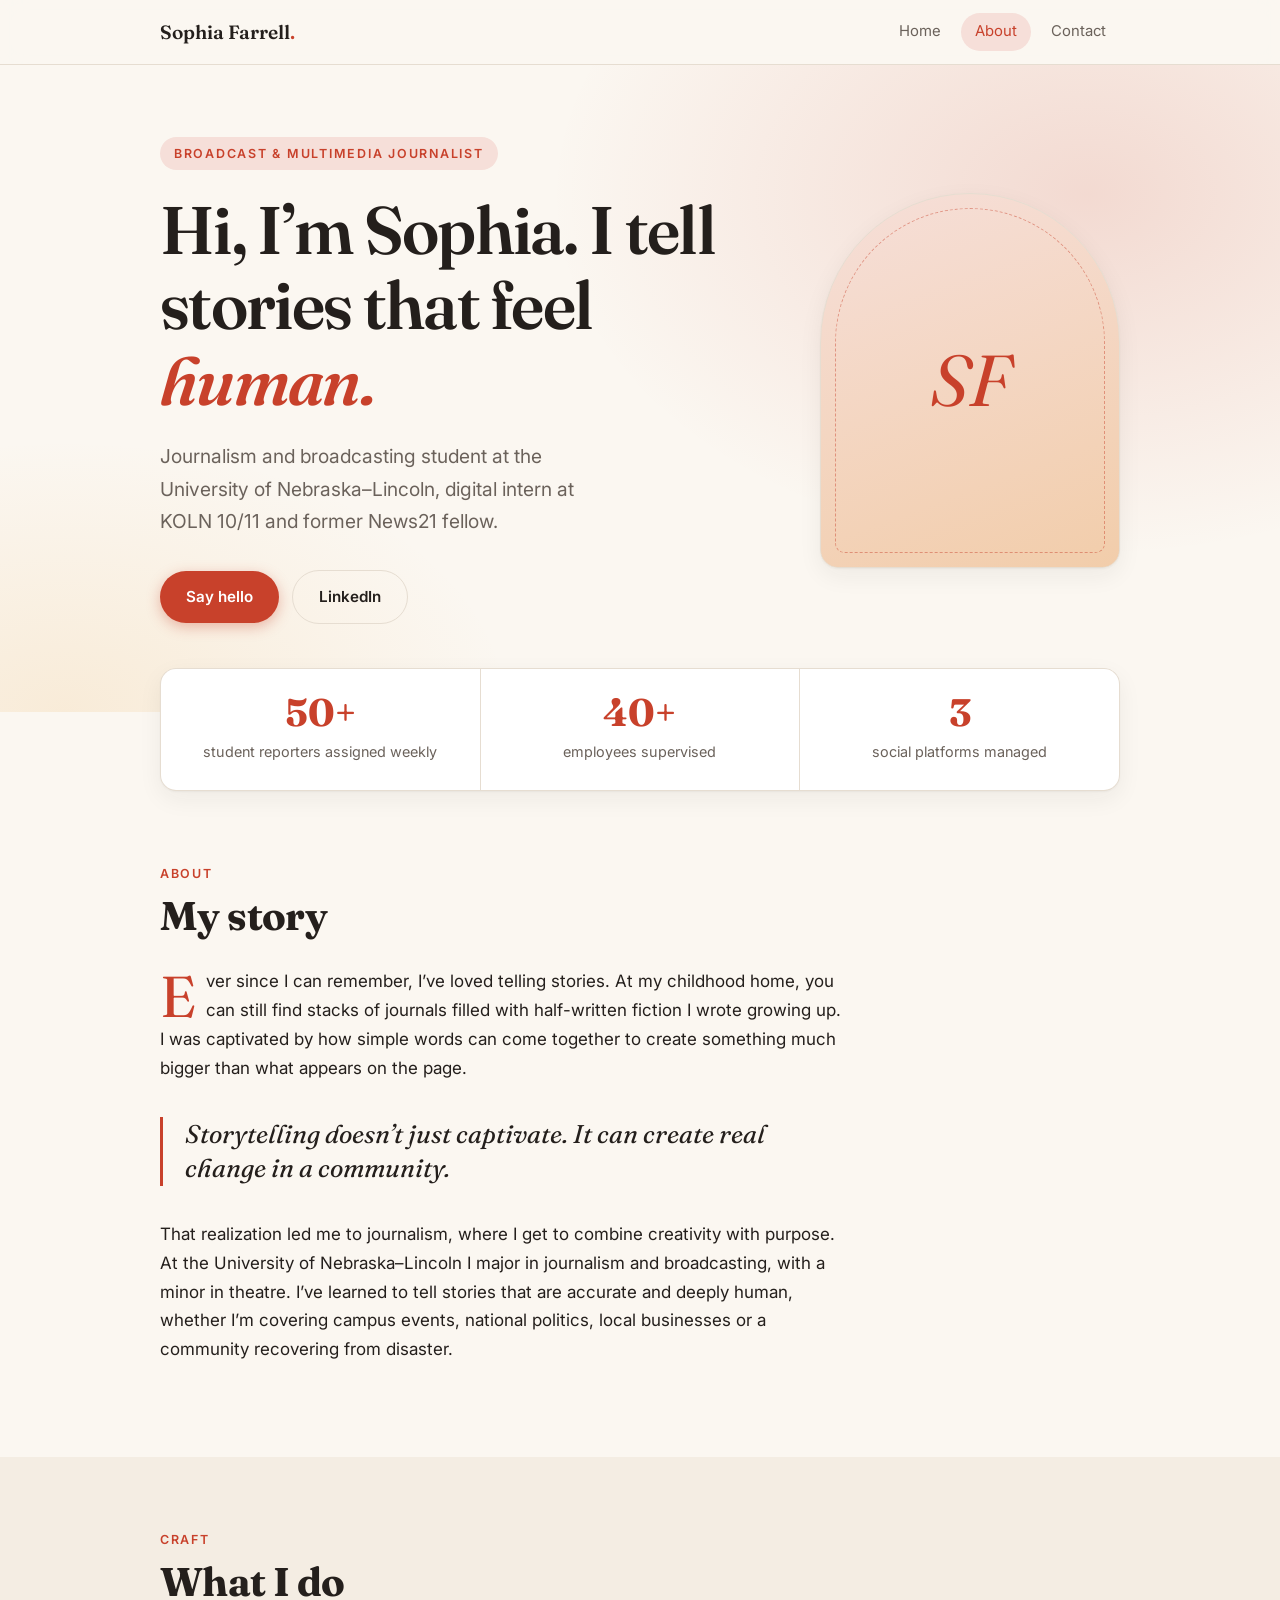
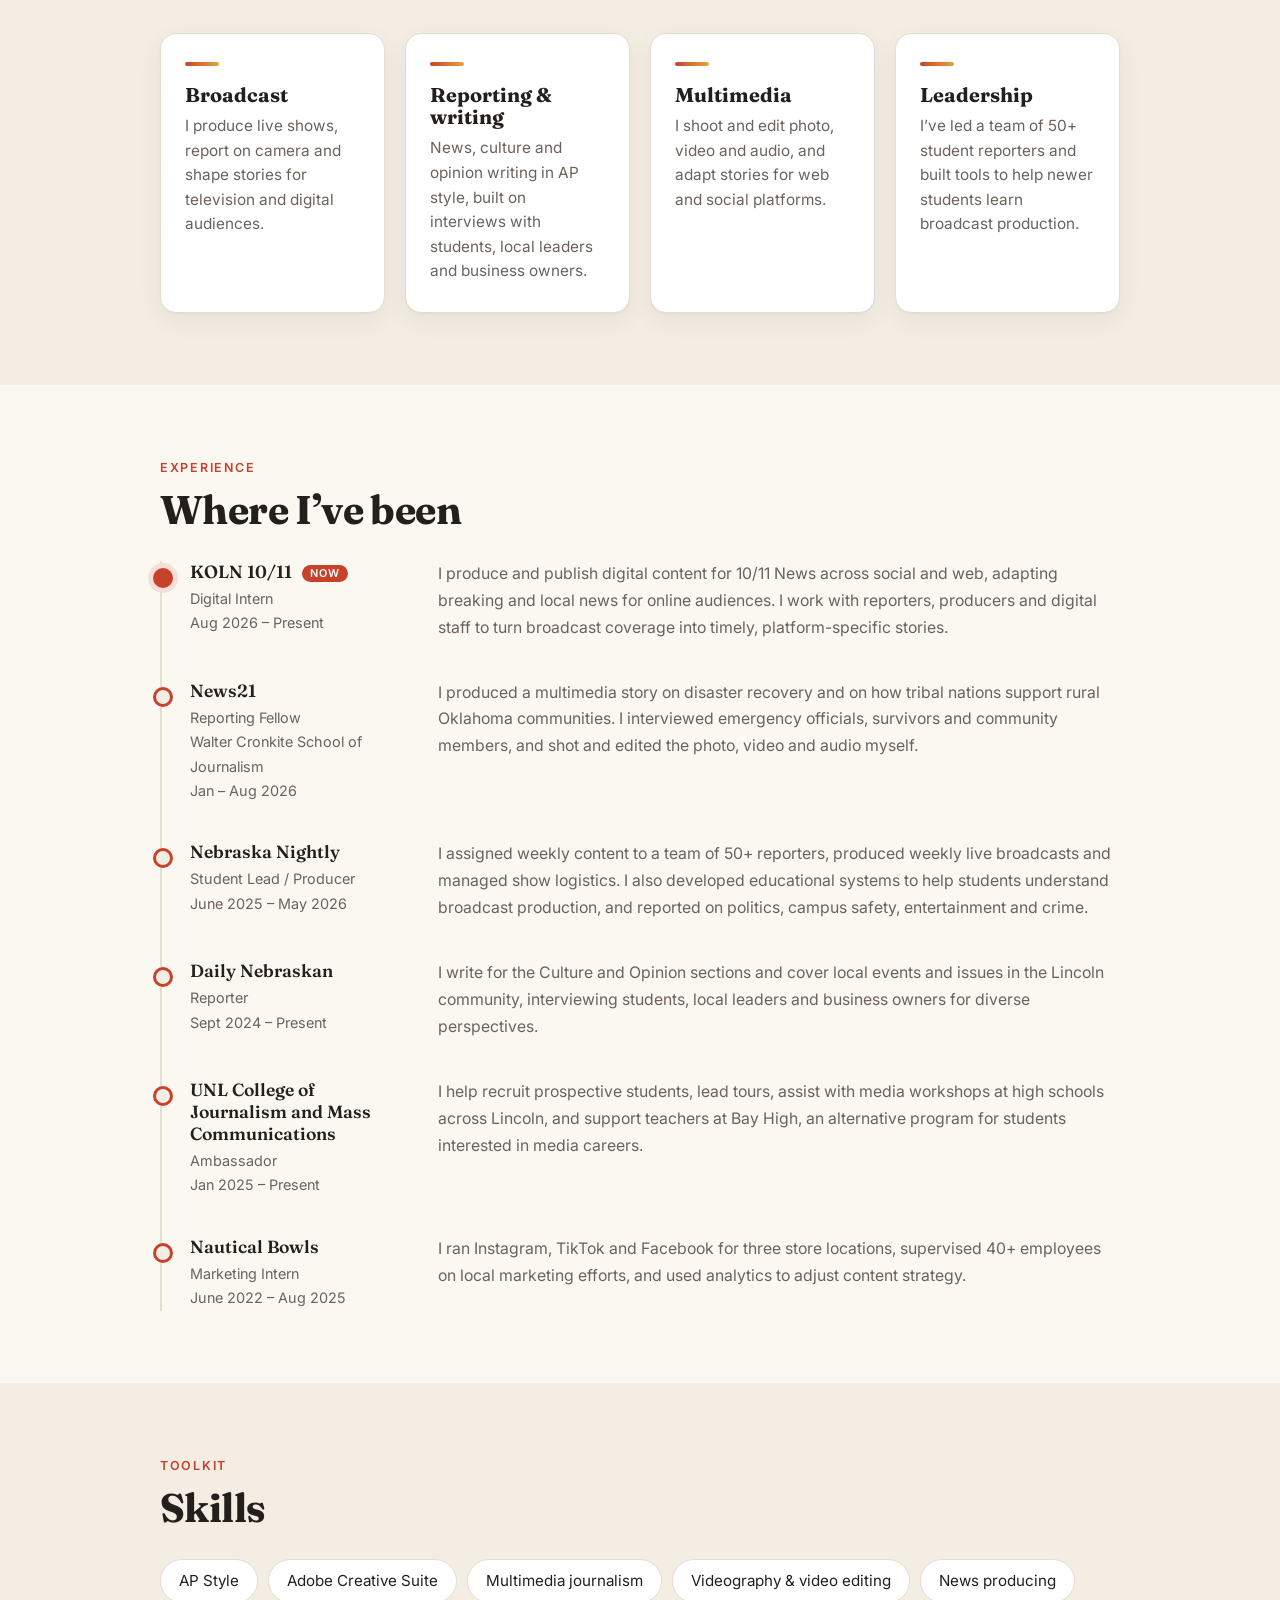
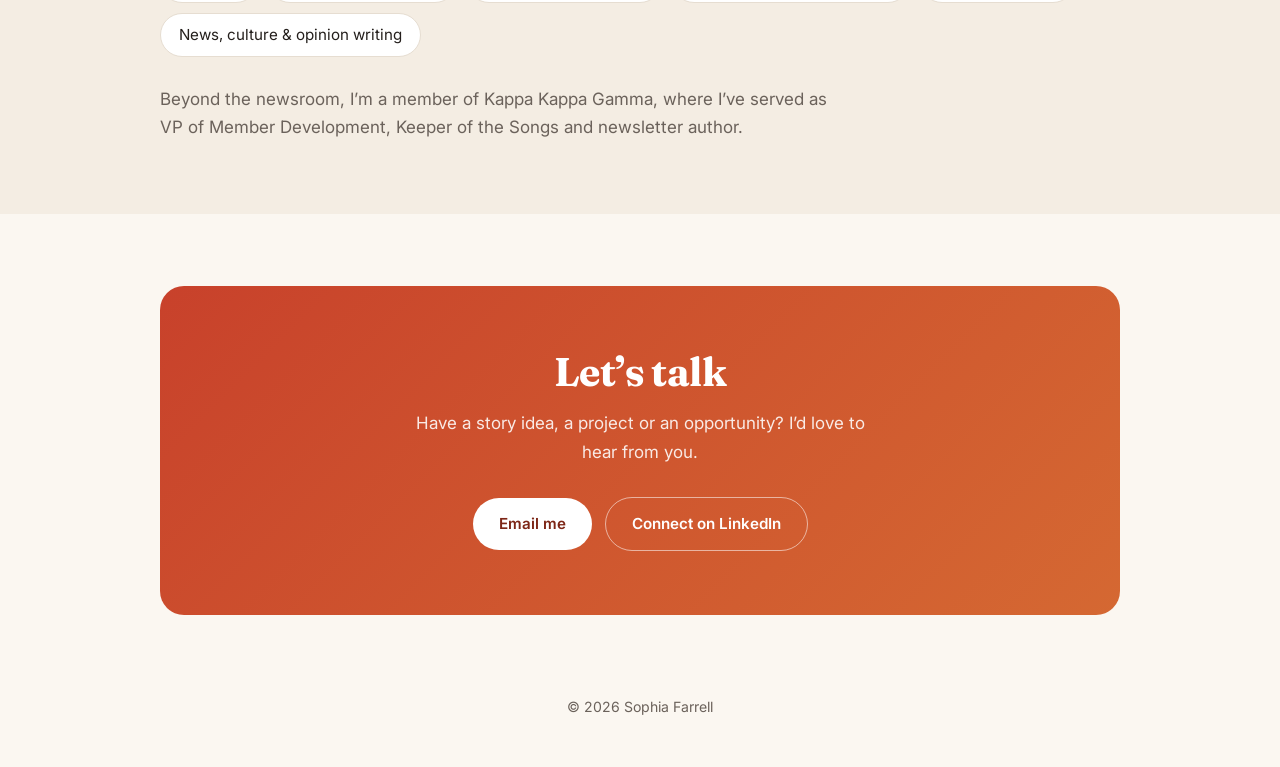
<file: about.html>
<!doctype html>
<html lang="en">
<head>
  <meta charset="utf-8">
  <meta name="viewport" content="width=device-width, initial-scale=1">
  <title>About | Sophia Farrell</title>
  <meta name="description" content="Sophia Farrell is a journalism and broadcasting student at the University of Nebraska–Lincoln, digital intern at KOLN 10/11, and former News21 reporting fellow.">
  <link rel="preconnect" href="https://fonts.googleapis.com">
  <link rel="preconnect" href="https://fonts.gstatic.com" crossorigin>
  <link href="https://fonts.googleapis.com/css2?family=Fraunces:opsz,wght@9..144,500;9..144,600&family=Inter:wght@400;600&display=swap" rel="stylesheet">
  <link rel="stylesheet" href="style.css">
</head>
<body>
  <div class="topbar"><div class="wrap">
    <nav class="nav" aria-label="Main">
      <a class="brand" href="index.html">Sophia Farrell</a>
      <ul>
        <li><a href="index.html">Home</a></li>
        <li><a href="about.html" aria-current="page">About</a></li>
        <li><a href="#contact">Contact</a></li>
      </ul>
    </nav>
  </div></div>

  <div class="hero-band"><div class="wrap">
    <header class="hero">
      <div>
        <p class="eyebrow">Broadcast &amp; multimedia journalist</p>
        <h1>Hi, I’m Sophia. I tell stories that feel <em>human.</em></h1>
        <p class="lede">Journalism and broadcasting student at the University of Nebraska–Lincoln, digital intern at KOLN 10/11 and former News21 fellow.</p>
        <a class="button" href="#contact">Say hello</a>
        <a class="button ghost" href="https://www.linkedin.com/in/sophia-farrell-6a105421b/">LinkedIn</a>
      </div>
      <!-- Swap the initials for a photo: <img src="images/sophia.jpg" alt="Portrait of Sophia Farrell"> -->
      <div class="portrait" role="img" aria-label="Portrait placeholder"><span>SF</span></div>
    </header>
  </div></div>

  <div class="wrap">
    <div class="stats">
      <div class="stat"><b>50+</b><span>student reporters assigned weekly</span></div>
      <div class="stat"><b>40+</b><span>employees supervised</span></div>
      <div class="stat"><b>3</b><span>social platforms managed</span></div>
    </div>
  </div>

  <main>
    <section>
      <div class="wrap">
        <p class="eyebrow-h">About</p>
        <h2>My story</h2>
        <div class="story">
          <p>Ever since I can remember, I’ve loved telling stories. At my childhood home, you can still find stacks of journals filled with half-written fiction I wrote growing up. I was captivated by how simple words can come together to create something much bigger than what appears on the page.</p>
          <p class="pull">Storytelling doesn’t just captivate. It can create real change in a community.</p>
          <p>That realization led me to journalism, where I get to combine creativity with purpose. At the University of Nebraska–Lincoln I major in journalism and broadcasting, with a minor in theatre. I’ve learned to tell stories that are accurate and deeply human, whether I’m covering campus events, national politics, local businesses or a community recovering from disaster.</p>
        </div>
      </div>
    </section>

    <section class="alt">
      <div class="wrap">
        <p class="eyebrow-h">Craft</p>
        <h2>What I do</h2>
        <div class="cards">
          <article class="card">
            <h3>Broadcast</h3>
            <p>I produce live shows, report on camera and shape stories for television and digital audiences.</p>
          </article>
          <article class="card">
            <h3>Reporting &amp; writing</h3>
            <p>News, culture and opinion writing in AP style, built on interviews with students, local leaders and business owners.</p>
          </article>
          <article class="card">
            <h3>Multimedia</h3>
            <p>I shoot and edit photo, video and audio, and adapt stories for web and social platforms.</p>
          </article>
          <article class="card">
            <h3>Leadership</h3>
            <p>I’ve led a team of 50+ student reporters and built tools to help newer students learn broadcast production.</p>
          </article>
        </div>
      </div>
    </section>

    <section>
      <div class="wrap">
        <p class="eyebrow-h">Experience</p>
        <h2>Where I’ve been</h2>
        <ul class="timeline">
          <li class="now">
            <div><div class="where">KOLN 10/11 <span class="badge">Now</span></div><div class="role">Digital Intern<br>Aug 2026 – Present</div></div>
            <p>I produce and publish digital content for 10/11 News across social and web, adapting breaking and local news for online audiences. I work with reporters, producers and digital staff to turn broadcast coverage into timely, platform-specific stories.</p>
          </li>
          <li>
            <div><div class="where">News21</div><div class="role">Reporting Fellow<br>Walter Cronkite School of Journalism<br>Jan – Aug 2026</div></div>
            <p>I produced a multimedia story on disaster recovery and on how tribal nations support rural Oklahoma communities. I interviewed emergency officials, survivors and community members, and shot and edited the photo, video and audio myself.</p>
          </li>
          <li>
            <div><div class="where">Nebraska Nightly</div><div class="role">Student Lead / Producer<br>June 2025 – May 2026</div></div>
            <p>I assigned weekly content to a team of 50+ reporters, produced weekly live broadcasts and managed show logistics. I also developed educational systems to help students understand broadcast production, and reported on politics, campus safety, entertainment and crime.</p>
          </li>
          <li>
            <div><div class="where">Daily Nebraskan</div><div class="role">Reporter<br>Sept 2024 – Present</div></div>
            <p>I write for the Culture and Opinion sections and cover local events and issues in the Lincoln community, interviewing students, local leaders and business owners for diverse perspectives.</p>
          </li>
          <li>
            <div><div class="where">UNL College of Journalism and Mass Communications</div><div class="role">Ambassador<br>Jan 2025 – Present</div></div>
            <p>I help recruit prospective students, lead tours, assist with media workshops at high schools across Lincoln, and support teachers at Bay High, an alternative program for students interested in media careers.</p>
          </li>
          <li>
            <div><div class="where">Nautical Bowls</div><div class="role">Marketing Intern<br>June 2022 – Aug 2025</div></div>
            <p>I ran Instagram, TikTok and Facebook for three store locations, supervised 40+ employees on local marketing efforts, and used analytics to adjust content strategy.</p>
          </li>
        </ul>
      </div>
    </section>

    <section class="alt">
      <div class="wrap">
        <p class="eyebrow-h">Toolkit</p>
        <h2>Skills</h2>
        <ul class="chips">
          <li>AP Style</li>
          <li>Adobe Creative Suite</li>
          <li>Multimedia journalism</li>
          <li>Videography &amp; video editing</li>
          <li>News producing</li>
          <li>News, culture &amp; opinion writing</li>
        </ul>
        <div class="beyond">
          <p>Beyond the newsroom, I’m a member of Kappa Kappa Gamma, where I’ve served as VP of Member Development, Keeper of the Songs and newsletter author.</p>
        </div>
      </div>
    </section>

    <section class="contact" id="contact">
      <div class="wrap">
        <h2>Let’s talk</h2>
        <p>Have a story idea, a project or an opportunity? I’d love to hear from you.</p>
        <a class="button" href="mailto:sophiasfarrell@gmail.com">Email me</a>
        <a class="button ghost" href="https://www.linkedin.com/in/sophia-farrell-6a105421b/">Connect on LinkedIn</a>
      </div>
    </section>
  </main>

  <footer>
    <div class="wrap">© 2026 Sophia Farrell</div>
  </footer>
</body>
</html>
</file>
<file: style.css>
:root {
  --bg: #fbf7f1;
  --bg-alt: #f4ede3;
  --surface: #ffffff;
  --text: #241f1c;
  --muted: #6b625b;
  --accent: #c8412b;
  --accent-2: #e8a33d;
  --accent-soft: #f6dfd9;
  --line: #e6ddd1;
  --shadow: 0 1px 2px rgba(36, 31, 28, 0.04), 0 8px 24px rgba(36, 31, 28, 0.06);
  --serif: "Fraunces", Georgia, "Times New Roman", serif;
  --sans: "Inter", system-ui, -apple-system, "Segoe UI", sans-serif;
}

@media (prefers-color-scheme: dark) {
  :root {
    --bg: #171413;
    --bg-alt: #1e1a18;
    --surface: #242020;
    --text: #f2ece5;
    --muted: #b0a59b;
    --accent: #ef7a62;
    --accent-2: #f0b95a;
    --accent-soft: #3a2420;
    --line: #342e29;
    --shadow: 0 1px 2px rgba(0, 0, 0, 0.3), 0 8px 24px rgba(0, 0, 0, 0.25);
  }
}

* { box-sizing: border-box; }

html { scroll-behavior: smooth; scroll-padding-top: 72px; }

body {
  margin: 0;
  background: var(--bg);
  color: var(--text);
  font-family: var(--sans);
  font-size: 1.0625rem;
  line-height: 1.7;
  -webkit-font-smoothing: antialiased;
}

a { color: var(--accent); text-underline-offset: 3px; }
a:hover { text-decoration-thickness: 2px; }

.wrap {
  width: min(100% - 32px, 960px);
  margin-inline: auto;
}

/* Nav */
.topbar {
  position: sticky;
  top: 0;
  z-index: 10;
  background: color-mix(in srgb, var(--bg) 82%, transparent);
  backdrop-filter: blur(12px);
  -webkit-backdrop-filter: blur(12px);
  border-bottom: 1px solid var(--line);
}
.nav {
  display: flex;
  justify-content: space-between;
  align-items: center;
  height: 64px;
}
.nav .brand {
  font-family: var(--serif);
  font-weight: 600;
  font-size: 1.2rem;
  color: var(--text);
  text-decoration: none;
  white-space: nowrap;
}
.nav .brand::after { content: "."; color: var(--accent); }
.nav ul { display: flex; gap: 6px; list-style: none; margin: 0; padding: 0; }
.nav ul a {
  display: block;
  padding: 6px 14px;
  border-radius: 999px;
  color: var(--muted);
  text-decoration: none;
  font-size: 0.93rem;
  transition: background 0.2s, color 0.2s;
}
.nav ul a:hover { color: var(--text); background: var(--bg-alt); }
.nav ul a[aria-current="page"] { color: var(--accent); background: var(--accent-soft); }

/* Hero */
.hero-band {
  background:
    radial-gradient(60% 80% at 85% 20%, color-mix(in srgb, var(--accent) 16%, transparent), transparent 70%),
    radial-gradient(50% 60% at 5% 100%, color-mix(in srgb, var(--accent-2) 14%, transparent), transparent 70%);
}
.hero {
  display: grid;
  grid-template-columns: 1fr 300px;
  gap: 56px;
  align-items: center;
  padding: 72px 0 88px;
}
.eyebrow {
  display: inline-block;
  font-size: 0.78rem;
  font-weight: 600;
  letter-spacing: 0.14em;
  text-transform: uppercase;
  color: var(--accent);
  background: var(--accent-soft);
  padding: 6px 14px;
  border-radius: 999px;
  margin: 0 0 22px;
}
h1, h2, h3 { font-family: var(--serif); line-height: 1.12; margin: 0; }
h1 { font-size: clamp(2.5rem, 6.4vw, 4.2rem); font-weight: 600; letter-spacing: -0.025em; }
h1 em { font-style: italic; color: var(--accent); }
.lede { font-size: 1.2rem; color: var(--muted); margin: 22px 0 32px; max-width: 36ch; }

.portrait {
  position: relative;
  aspect-ratio: 4 / 5;
  border-radius: 150px 150px 18px 18px;
  background: linear-gradient(160deg, var(--accent-soft), color-mix(in srgb, var(--accent-2) 30%, var(--accent-soft)));
  display: grid;
  place-items: center;
  border: 1px solid var(--line);
  box-shadow: var(--shadow);
}
.portrait::before {
  content: "";
  position: absolute;
  inset: 14px;
  border: 1.5px dashed color-mix(in srgb, var(--accent) 45%, transparent);
  border-radius: 138px 138px 10px 10px;
  pointer-events: none;
}
.portrait img { width: 100%; height: 100%; object-fit: cover; display: block; border-radius: inherit; }
.portrait span { font-family: var(--serif); font-size: 4.5rem; font-style: italic; color: var(--accent); }

.button {
  display: inline-block;
  background: var(--accent);
  color: #fff;
  padding: 13px 26px;
  border-radius: 999px;
  text-decoration: none;
  font-weight: 600;
  font-size: 0.95rem;
  box-shadow: 0 4px 14px color-mix(in srgb, var(--accent) 35%, transparent);
  transition: transform 0.2s, box-shadow 0.2s;
}
.button:hover { transform: translateY(-2px); box-shadow: 0 8px 20px color-mix(in srgb, var(--accent) 40%, transparent); }
.button.ghost {
  background: transparent;
  color: var(--text);
  border: 1px solid var(--line);
  box-shadow: none;
  margin-left: 8px;
}
.button.ghost:hover { border-color: var(--accent); color: var(--accent); box-shadow: none; }

/* Stats */
.stats {
  display: grid;
  grid-template-columns: repeat(3, 1fr);
  gap: 1px;
  background: var(--line);
  border: 1px solid var(--line);
  border-radius: 16px;
  overflow: hidden;
  margin-top: -44px;
  position: relative;
  box-shadow: var(--shadow);
}
.stat { background: var(--surface); padding: 24px 20px; text-align: center; }
.stat b {
  display: block;
  font-family: var(--serif);
  font-size: 2.4rem;
  line-height: 1;
  color: var(--accent);
  margin-bottom: 6px;
}
.stat span { color: var(--muted); font-size: 0.9rem; }

/* Sections */
section { padding: 72px 0; }
.eyebrow-h {
  font-size: 0.78rem;
  font-weight: 600;
  letter-spacing: 0.14em;
  text-transform: uppercase;
  color: var(--accent);
  margin: 0 0 10px;
}
section h2 { font-size: clamp(1.8rem, 4vw, 2.5rem); margin-bottom: 28px; letter-spacing: -0.015em; }
.alt { background: var(--bg-alt); }

.story { max-width: 62ch; }
.story p { margin: 0 0 1.2em; }
.story > p:first-of-type::first-letter {
  font-family: var(--serif);
  font-size: 3.6rem;
  float: left;
  line-height: 0.85;
  padding: 6px 10px 0 0;
  color: var(--accent);
}
.story .pull {
  font-family: var(--serif);
  font-style: italic;
  font-size: 1.6rem;
  line-height: 1.35;
  border-left: 3px solid var(--accent);
  padding-left: 22px;
  margin: 34px 0;
}

.cards {
  display: grid;
  grid-template-columns: repeat(auto-fit, minmax(210px, 1fr));
  gap: 20px;
}
.card {
  position: relative;
  background: var(--surface);
  border: 1px solid var(--line);
  border-radius: 16px;
  padding: 28px 24px;
  box-shadow: var(--shadow);
  transition: transform 0.25s, border-color 0.25s;
}
.card::before {
  content: "";
  display: block;
  width: 34px;
  height: 4px;
  border-radius: 4px;
  background: linear-gradient(90deg, var(--accent), var(--accent-2));
  margin-bottom: 18px;
}
.card:hover { transform: translateY(-4px); border-color: var(--accent); }
.card h3 { font-size: 1.25rem; margin-bottom: 8px; }
.card p { margin: 0; color: var(--muted); font-size: 0.96rem; line-height: 1.6; }

/* Timeline */
.timeline {
  list-style: none;
  margin: 0;
  padding: 0 0 0 28px;
  border-left: 2px solid var(--line);
}
.timeline li {
  position: relative;
  display: grid;
  grid-template-columns: 220px 1fr;
  gap: 28px;
  padding: 0 0 38px;
}
.timeline li:last-child { padding-bottom: 0; }
.timeline li::before {
  content: "";
  position: absolute;
  left: -37px;
  top: 7px;
  width: 14px;
  height: 14px;
  border-radius: 50%;
  background: var(--bg-alt);
  border: 3px solid var(--accent);
}
.timeline li.now::before { background: var(--accent); box-shadow: 0 0 0 5px var(--accent-soft); }
.timeline .where { font-family: var(--serif); font-weight: 600; font-size: 1.1rem; line-height: 1.25; }
.timeline .role { color: var(--muted); font-size: 0.9rem; margin-top: 4px; }
.timeline p { margin: 0; color: var(--muted); font-size: 0.99rem; }
.badge {
  display: inline-block;
  vertical-align: middle;
  margin-left: 6px;
  font-family: var(--sans);
  font-size: 0.68rem;
  font-weight: 600;
  letter-spacing: 0.1em;
  text-transform: uppercase;
  background: var(--accent);
  color: #fff;
  padding: 2px 8px;
  border-radius: 999px;
}

/* Skills */
.chips { list-style: none; margin: 0; padding: 0; display: flex; flex-wrap: wrap; gap: 10px; }
.chips li {
  background: var(--surface);
  border: 1px solid var(--line);
  border-radius: 999px;
  padding: 8px 18px;
  font-size: 0.95rem;
  transition: background 0.2s, border-color 0.2s;
}
.chips li:hover { background: var(--accent-soft); border-color: var(--accent); }
.beyond { max-width: 62ch; margin-top: 28px; }
.beyond p { margin: 0; color: var(--muted); }

/* Contact */
.contact { text-align: center; }
.contact .wrap {
  background: linear-gradient(135deg, var(--accent), color-mix(in srgb, var(--accent) 60%, var(--accent-2)));
  color: #fff;
  border-radius: 24px;
  padding: 64px 24px;
}
.contact h2 { margin-bottom: 14px; }
.contact p { color: rgba(255, 255, 255, 0.88); max-width: 44ch; margin: 0 auto 30px; }
.contact .button { background: #fff; color: #7d2616; box-shadow: none; }
.contact .button.ghost { background: transparent; color: #fff; border-color: rgba(255, 255, 255, 0.55); }
.contact .button.ghost:hover { border-color: #fff; color: #fff; }

footer {
  padding: 8px 0 48px;
  color: var(--muted);
  font-size: 0.88rem;
  text-align: center;
}

@media (max-width: 760px) {
  .hero { grid-template-columns: 1fr; gap: 36px; padding: 40px 0 72px; }
  .portrait { max-width: 230px; order: -1; }
  .stats { grid-template-columns: 1fr; margin-top: -36px; }
  .timeline li { grid-template-columns: 1fr; gap: 8px; }
  .button.ghost { margin-left: 0; margin-top: 10px; }
  section { padding: 56px 0; }
  .nav ul a { padding: 6px 10px; }
}

@media (prefers-reduced-motion: reduce) {
  * { transition: none !important; scroll-behavior: auto !important; }
}
</file>
<file: Outage_Connect/style.css>
:root{
  --red:#d00000;
  --red-dark:#9e0000;
  --ink:#111;
  --muted:#666;
  --rule:#d9d9d9;
  --bg:#fff;
  --panel:#f5f3ef;
  --green:#1b8a3a;
  --off:#b9b9b9;
  --lock:#555;
  --serif:'Playfair Display',Georgia,serif;
  --body:'Source Serif 4',Georgia,serif;
  --label:'Oswald','Arial Narrow',Arial,sans-serif;
}
*{box-sizing:border-box}
html{-webkit-text-size-adjust:100%}
body{margin:0;background:var(--bg);color:var(--ink);font-family:var(--body);font-size:17px;line-height:1.45}
a{color:inherit}
.wrap{max-width:1000px;margin:0 auto;padding:0 16px}

/* Chrome */
.utility{background:var(--ink);color:#ddd;font-family:var(--label);font-size:12px;letter-spacing:.08em;text-transform:uppercase}
.utility .wrap{display:flex;justify-content:space-between;padding-top:6px;padding-bottom:6px}
.utility nav a{margin-right:16px;text-decoration:none}
.utility a:hover{color:#fff;text-decoration:underline}
.masthead{text-align:center;padding:18px 16px 10px;border-bottom:1px solid var(--rule)}
.wordmark{font-family:'UnifrakturCook',var(--serif);font-size:clamp(34px,8vw,64px);color:var(--red);text-decoration:none;line-height:1}
.tagline{margin:6px 0 0;font-family:var(--label);font-size:12px;letter-spacing:.25em;text-transform:uppercase;color:var(--muted)}
.mainnav{background:var(--red);}
.mainnav .wrap{display:flex;gap:0;overflow-x:auto;white-space:nowrap}
.mainnav a{color:#fff;font-family:var(--label);text-transform:uppercase;letter-spacing:.08em;font-size:14px;text-decoration:none;padding:11px 14px}
.mainnav a:hover,.mainnav a.active{background:var(--red-dark)}

.crumbs{font-family:var(--label);font-size:12px;letter-spacing:.06em;text-transform:uppercase;color:var(--muted);padding:12px 0 0}
.crumbs a{text-decoration:none}.crumbs a:hover{text-decoration:underline}

.titlebar{border-bottom:3px solid var(--red);margin:6px 0 14px;padding-bottom:10px}
h1{font-family:var(--serif);font-weight:900;font-size:clamp(32px,6vw,48px);margin:4px 0 4px;line-height:1.05}
.deck{margin:0;color:#333;font-size:18px}

/* Breaking banner */
.breaking{display:flex;gap:12px;align-items:center;background:var(--ink);color:#fff;padding:8px 12px;margin-bottom:12px;font-weight:600}
.breaking[hidden]{display:none}
.breaking .tag{background:var(--red);font-family:var(--label);text-transform:uppercase;letter-spacing:.1em;font-size:13px;padding:2px 8px;animation:blink 1.2s steps(2,start) infinite;flex:none}
@keyframes blink{to{background:var(--red-dark)}}

/* HUD */
.hud{display:grid;grid-template-columns:auto 1fr auto auto;gap:16px;align-items:end;background:var(--panel);border:1px solid var(--rule);padding:10px 14px;margin-bottom:14px}
.lbl{display:block;font-family:var(--label);font-size:11px;letter-spacing:.14em;text-transform:uppercase;color:var(--muted)}
.val{font-family:var(--serif);font-weight:900;font-size:26px;line-height:1.1}
.timerlbl{display:flex;justify-content:space-between;align-items:baseline}
.bar{height:12px;background:#ddd;margin-top:4px;overflow:hidden}
.fill{height:100%;width:100%;background:var(--red);transform-origin:left;transition:background .3s}
.fill.low{background:var(--ink);animation:blink2 .6s infinite alternate}
@keyframes blink2{to{background:var(--red)}}

/* Board */
.boardwrap{display:grid;grid-template-columns:1fr 220px;gap:18px;align-items:start}
.board{display:grid;grid-template-columns:repeat(var(--cols),var(--cell));grid-auto-rows:var(--cell);justify-content:center;
  --cell:min(76px,calc((100vw - 40px) / var(--cols)));
  background:#1a1a1a;padding:10px;border:4px solid var(--ink);border-radius:2px;touch-action:manipulation;user-select:none;-webkit-user-select:none}
.tile{all:unset;box-sizing:border-box;position:relative;cursor:pointer;background:#262626;border:1px solid #333;overflow:hidden}
.tile:focus-visible{outline:3px solid #fff;outline-offset:-3px;z-index:2}
.tile:hover:not(.locked){background:#303030}
.tile svg{position:absolute;inset:0;width:100%;height:100%;transition:transform .16s ease-out}
.tile .shell{stroke:#0b0b0b;stroke-width:22;stroke-linecap:butt;fill:none}
.tile .core{stroke:var(--off);stroke-width:12;stroke-linecap:butt;fill:none;transition:stroke .2s}
.tile .hub{fill:var(--off);transition:fill .2s}
.tile .hubshell{fill:#0b0b0b}
.tile.on .core{stroke:#ff3b30}
.tile.on .hub{fill:#ff3b30}
.tile.on svg{filter:drop-shadow(0 0 4px rgba(255,59,48,.7))}
.tile.locked{cursor:not-allowed;background:#1e1e1e}
.tile.locked::after{content:"";position:absolute;right:3px;top:3px;width:9px;height:9px;background:var(--lock);border:1px solid #888;border-radius:1px}
.tile.shake{animation:shake .2s}
@keyframes shake{25%{transform:translateX(-3px)}75%{transform:translateX(3px)}}

.term{display:flex;flex-direction:column;align-items:center;justify-content:center;text-align:center;color:#fff;font-family:var(--label);font-size:10px;letter-spacing:.05em;text-transform:uppercase;line-height:1.1;padding:2px;position:relative}
.term .ico{font-size:calc(var(--cell) * .4);line-height:1}
.term .nm{margin-top:2px;max-width:100%;overflow:hidden}
.term.server{background:var(--red-dark);border:1px solid #000}
.term.service{background:#3a3a3a;border:1px solid #000}
.term.service.online{background:var(--green)}
.term.service.online .ico{animation:pop .4s}
@keyframes pop{50%{transform:scale(1.35)}}
.term.service::before{content:"";position:absolute;left:-1px;top:50%;width:6px;height:12px;margin-top:-6px;background:#0b0b0b}
.term.server::before{content:"";position:absolute;right:-1px;top:50%;width:6px;height:12px;margin-top:-6px;background:#0b0b0b}
.empty{background:#141414;border:1px solid #1e1e1e}

/* Status list */
.status{background:var(--panel);border:1px solid var(--rule);padding:12px 14px}
.status h2{font-family:var(--label);font-size:13px;letter-spacing:.14em;text-transform:uppercase;margin:0 0 8px;border-bottom:2px solid var(--red);padding-bottom:6px}
.status ul{list-style:none;margin:0;padding:0}
.status li{display:flex;justify-content:space-between;gap:8px;padding:6px 0;border-bottom:1px solid var(--rule);font-size:15px}
.status li:last-child{border:0}
.pill{font-family:var(--label);font-size:11px;letter-spacing:.1em;text-transform:uppercase;padding:1px 7px;color:#fff;background:var(--ink);align-self:center}
.pill.up{background:var(--green)}

.help{margin:14px 0 4px;color:#333}
.fine{margin:0 0 24px;font-size:13px;color:var(--muted);font-style:italic}
.legend{display:inline-flex;gap:10px;flex-wrap:wrap;margin-left:6px;font-family:var(--label);font-size:12px;letter-spacing:.05em;text-transform:uppercase;color:var(--muted)}
.sw{display:inline-block;width:18px;height:6px;vertical-align:middle;margin-right:3px}
.sw-off{background:var(--off)}.sw-on{background:#ff3b30}.sw-lock{background:#1e1e1e;border:1px solid #888;height:10px;width:10px}

.foot{background:var(--ink);color:#bbb;font-family:var(--label);font-size:12px;letter-spacing:.06em;text-transform:uppercase;padding:18px 0}

/* Overlay */
.overlay{position:fixed;inset:0;background:rgba(0,0,0,.72);display:flex;align-items:center;justify-content:center;padding:16px;z-index:50}
.overlay[hidden]{display:none}
.card{background:#fff;max-width:460px;width:100%;border-top:8px solid var(--red);padding:22px 24px 24px;box-shadow:0 20px 50px rgba(0,0,0,.5);animation:rise .25s ease-out}
@keyframes rise{from{transform:translateY(14px);opacity:0}}
.cardtag{display:inline-block;background:var(--red);color:#fff;font-family:var(--label);text-transform:uppercase;letter-spacing:.14em;font-size:13px;padding:2px 10px}
.cardtag.good{background:var(--green)}
.card h2{font-family:var(--serif);font-weight:900;font-size:28px;line-height:1.12;margin:10px 0 8px}
.card p{margin:0 0 10px}
.affected{margin:0 0 16px;padding-left:20px;color:#333}
.affected:empty{display:none}
.btn{font-family:var(--label);text-transform:uppercase;letter-spacing:.1em;font-size:15px;background:var(--red);color:#fff;border:0;padding:11px 22px;cursor:pointer}
.btn:hover{background:var(--red-dark)}
.btn:focus-visible{outline:3px solid var(--ink);outline-offset:2px}

/* Embed mode (inside an iframe on dailynebraskan.com) */
body.embed .site-chrome,body.embed .crumbs,body.embed .foot{display:none}
body.embed .titlebar{margin-top:14px}

@media (max-width:760px){
  .boardwrap{grid-template-columns:1fr}
  .hud{grid-template-columns:auto 1fr;}
  .timerwrap{grid-column:1/-1;order:3}
  .utility .util-right{display:none}
  body{font-size:16px}
}
@media (prefers-reduced-motion:reduce){*{animation:none!important;transition:none!important}}
</file>
<file: Reboot_Rush/style.css>
:root{
  --bg:#050816; --panel:#0b1540; --panel2:#101e5c; --edge:#2b45b8;
  --cyan:#35e0ff; --red:#ff2d3d; --green:#2dff6b; --amber:#ffd23f;
  --font:'Press Start 2P',ui-monospace,Menlo,monospace;
}
*{box-sizing:border-box;-webkit-tap-highlight-color:transparent}
html,body{margin:0;background:#fff;color:#111;font-family:'Source Serif 4',Georgia,serif;overscroll-behavior:none}
body{touch-action:manipulation}
button{font-family:var(--font);cursor:pointer}
.app{width:calc(100% - 32px);max-width:968px;margin:0 auto 14px;background:var(--bg);border-top:6px solid #d00000;padding:10px 10px calc(12px + env(safe-area-inset-bottom));display:flex;flex-direction:column;gap:8px;color:#cfe3ff;font-family:var(--font)}

/* ===== Daily Nebraskan site chrome ===== */
:root{--dn-red:#d00000;--dn-red-dark:#9e0000;--dn-label:'Oswald','Arial Narrow',Arial,sans-serif;--dn-serif:'Playfair Display',Georgia,serif}
.wrap{max-width:1000px;margin:0 auto;padding:0 16px}
.utility{background:#111;color:#ddd;font-family:var(--dn-label);font-size:12px;letter-spacing:.08em;text-transform:uppercase}
.utility .wrap{display:flex;justify-content:space-between;padding-top:6px;padding-bottom:6px}
.utility nav a{margin-right:16px;text-decoration:none;color:inherit}
.utility a:hover{color:#fff;text-decoration:underline}
.masthead{text-align:center;padding:18px 16px 10px;border-bottom:1px solid #d9d9d9}
.wordmark{font-family:'UnifrakturCook',var(--dn-serif);font-size:clamp(34px,8vw,64px);color:var(--dn-red);text-decoration:none;line-height:1}
.tagline{margin:6px 0 0;font-family:var(--dn-label);font-size:12px;letter-spacing:.25em;text-transform:uppercase;color:#666}
.mainnav{background:var(--dn-red)}
.mainnav .wrap{display:flex;overflow-x:auto;white-space:nowrap}
.mainnav a{color:#fff;font-family:var(--dn-label);text-transform:uppercase;letter-spacing:.08em;font-size:14px;text-decoration:none;padding:11px 14px}
.mainnav a:hover,.mainnav a.active{background:var(--dn-red-dark)}
.crumbs{font-family:var(--dn-label);font-size:12px;letter-spacing:.06em;text-transform:uppercase;color:#666;padding:12px 0 0}
.crumbs a{color:inherit;text-decoration:none}.crumbs a:hover{text-decoration:underline}
.titlebar{border-bottom:3px solid var(--dn-red);margin:6px 0 14px;padding-bottom:10px}
.page-title{font-family:var(--dn-serif);font-weight:900;font-size:clamp(32px,6vw,48px);margin:4px 0;line-height:1.05;color:#111}
.deck{margin:0;color:#333;font-size:18px;line-height:1.4}
.fine{font-family:'Source Serif 4',Georgia,serif;font-size:13px;color:#666;font-style:italic;margin:0 auto 22px}
.foot{background:#111;color:#bbb;font-family:var(--dn-label);font-size:12px;letter-spacing:.06em;text-transform:uppercase;padding:18px 0}

/* Embed mode (inside an iframe on dailynebraskan.com): hide site chrome, keep the game */
body.embed{background:var(--bg)}
body.embed .site-chrome,body.embed .page-head,body.embed .foot,body.embed .fine{display:none}
body.embed .app{margin-top:0;border-top:0;width:100%}

/* HUD */
.hud{background:var(--panel);border:3px solid var(--edge);padding:8px;display:flex;flex-direction:column;gap:8px}
.hud-top{display:flex;align-items:center;gap:10px}
.timer{font-size:clamp(16px,4vw,26px);color:var(--cyan);text-shadow:0 0 8px var(--cyan);min-width:4.2em;text-align:center}
.timer.low{color:var(--red);text-shadow:0 0 10px var(--red);animation:pulse .5s steps(2) infinite}
@keyframes pulse{50%{opacity:.35}}
.prog{flex:1;min-width:0}
.prog-label{display:flex;justify-content:space-between;font-size:clamp(6px,1.6vw,8px);margin-bottom:4px;color:#8fb0ff}
.prog-bar{height:14px;background:#050a26;border:2px solid var(--edge);position:relative}
.prog-fill{height:100%;width:0;background:repeating-linear-gradient(90deg,var(--green) 0 10px,#1fb84c 10px 12px);box-shadow:0 0 8px var(--green);transition:width .4s steps(8)}
.inv{display:flex;align-items:center;gap:8px;font-size:8px;flex-wrap:wrap}
.inv-label{color:#8fb0ff}
.slot{display:inline-flex;align-items:center;gap:3px;min-height:20px;padding:2px 6px;background:#050a26;border:2px solid var(--edge);color:#fff}
.cab{width:8px;height:8px;display:inline-block;border:1px solid #000}
.chip{width:10px;height:10px;display:inline-block;background:var(--green);border:1px solid #000;box-shadow:0 0 0 1px #0a5}
.news{display:flex;gap:8px;align-items:center;background:#1a0509;border:2px solid var(--red);padding:6px 8px;font-size:clamp(7px,1.8vw,9px);line-height:1.5;min-height:40px}
.news-tag{background:var(--red);color:#fff;padding:3px 5px;flex:none;animation:pulse 1s steps(2) infinite}
.news.flash{animation:newsflash .6s steps(2) 2}
@keyframes newsflash{50%{background:#4a0b14}}
#newsText{color:#ffd9dc}

.btn{background:var(--red);color:#fff;border:3px solid #fff;padding:10px 14px;font-size:10px;box-shadow:4px 4px 0 #000}
.btn:hover{background:#ff5460}
.btn:active{transform:translate(3px,3px);box-shadow:1px 1px 0 #000}
.btn.small{padding:7px 8px;font-size:7px;box-shadow:3px 3px 0 #000}
.btn:focus-visible,.d:focus-visible,.act:focus-visible{outline:3px solid var(--amber);outline-offset:2px}

/* Stage */
.stage{position:relative;width:100%;aspect-ratio:4/3;max-height:calc(100vh - 260px);margin:0 auto;background:#000;border:4px solid var(--edge);box-shadow:0 0 0 2px #000,0 0 22px rgba(53,224,255,.3)}
@media (min-width:700px){.stage{max-height:none}}
#screen{display:block;width:100%;height:100%;image-rendering:pixelated;image-rendering:crisp-edges}
.crt{position:absolute;inset:0;pointer-events:none;background:repeating-linear-gradient(0deg,rgba(0,0,0,.18) 0 1px,transparent 1px 3px);box-shadow:inset 0 0 60px rgba(0,0,20,.6)}
.toast{position:absolute;left:50%;bottom:8%;transform:translateX(-50%);background:#000c;border:2px solid var(--amber);color:var(--amber);padding:7px 10px;font-size:clamp(6px,1.7vw,9px);white-space:nowrap;pointer-events:none;z-index:5}
.toast[hidden]{display:none}

/* overlay screens */
.screen{position:absolute;inset:0;background:rgba(3,6,28,.88);display:flex;align-items:center;justify-content:center;padding:10px;z-index:20;text-align:center}
.screen[hidden]{display:none}
.screen-box{max-width:92%;display:flex;flex-direction:column;align-items:center;gap:14px}
.screen h1{margin:0;font-size:clamp(14px,4.4vw,26px);color:var(--cyan);text-shadow:0 0 10px var(--cyan),3px 3px 0 #000;line-height:1.3}
.screen h1.bad{color:var(--red);text-shadow:0 0 10px var(--red),3px 3px 0 #000}
.screen h1.good{color:var(--green);text-shadow:0 0 10px var(--green),3px 3px 0 #000}
.screen p{margin:0;font-size:clamp(6px,1.7vw,9px);line-height:1.9;color:#cfe3ff;white-space:pre-line}

/* instructions */
.screen.howto{align-items:flex-start;overflow-y:auto;z-index:25;background:rgba(3,6,28,.96)}
.screen.howto[hidden]{display:none}
.howto-box{max-width:600px;width:100%;margin:auto;display:flex;flex-direction:column;align-items:center;gap:clamp(6px,1.6vw,12px);padding:4px 0}
.howto h1{font-size:clamp(13px,4vw,22px)}
.howto .blurb{font-size:clamp(6px,1.6vw,8px);line-height:1.9;color:#cfe3ff;text-align:left;background:#0b1540;border-left:4px solid var(--red);padding:clamp(6px,1.6vw,10px) clamp(8px,2vw,12px);margin:0;width:100%}
.howto .goal{font-size:clamp(7px,1.9vw,10px);color:#fff}
.howto .goal b{color:var(--amber)}
.steps{list-style:none;margin:0;padding:0;display:flex;flex-direction:column;gap:clamp(4px,1.2vw,8px);width:100%;text-align:left}
.steps li{display:flex;gap:10px;align-items:flex-start;background:#0b1540;border:2px solid var(--edge);padding:clamp(5px,1.4vw,8px);font-size:clamp(6px,1.6vw,8px);line-height:1.7}
.steps .n{flex:none;width:clamp(18px,5vw,26px);height:clamp(18px,5vw,26px);background:var(--cyan);color:#000;display:flex;align-items:center;justify-content:center;font-size:clamp(8px,2.2vw,12px);box-shadow:2px 2px 0 #000}
.steps li:last-child .n{background:var(--red);color:#fff}
.steps b{color:var(--amber)}
.steps em{color:#8fb0ff;font-style:normal}
.led-red,.led-green{display:inline-block;width:9px;height:9px;border-radius:50%;vertical-align:middle}
.led-red{background:var(--red);box-shadow:0 0 6px var(--red)}
.led-green{background:var(--green);box-shadow:0 0 6px var(--green)}
.howto .tip{font-size:clamp(5px,1.5vw,7px);color:#8fb0ff;line-height:1.8}
.btn.alt{background:var(--panel2);border-color:var(--cyan);color:var(--cyan)}

/* puzzle */
.pz{position:absolute;inset:0;background:rgba(3,6,28,.92);display:flex;align-items:center;justify-content:center;padding:6px;z-index:15}
.pz[hidden]{display:none}
.pz-box{width:100%;max-width:520px;background:var(--panel);border:3px solid var(--cyan);box-shadow:0 0 18px rgba(53,224,255,.5);padding:clamp(6px,2vw,14px);display:flex;flex-direction:column;gap:clamp(6px,1.6vw,12px)}
.pz-title{font-size:clamp(7px,2.2vw,11px);color:var(--amber);text-align:center;line-height:1.5}
.pz-sub{font-size:clamp(5px,1.5vw,7px);color:#8fb0ff;text-align:center}
.pz-board{position:relative;display:flex;justify-content:space-between;padding:0 clamp(6px,6vw,40px)}
.pz-board svg{position:absolute;inset:0;width:100%;height:100%;pointer-events:none;z-index:1}
.pz-col{display:flex;flex-direction:column;gap:clamp(5px,1.4vw,10px);z-index:2}
.pz-item{all:unset;box-sizing:border-box;cursor:pointer;display:flex;align-items:center;height:clamp(28px,8vw,40px)}
.pz-item.plug{width:clamp(96px,30vw,160px)}
.pz-item.port{width:clamp(64px,19vw,96px)}
/* realistic network cable: coloured wire + RJ45 connector with gold pins */
.pz-item .wire{flex:1;height:36%;background:var(--c);border:2px solid #000;border-right:0;box-shadow:inset 0 3px 0 rgba(255,255,255,.4),inset 0 -3px 0 rgba(0,0,0,.25)}
.pz-item .head{position:relative;width:36%;height:100%;background:#d3d8df;border:3px solid #000;box-shadow:inset 0 5px 0 var(--c);display:flex;align-items:center;justify-content:center;color:#000;font-size:clamp(8px,2.4vw,12px);padding-bottom:5px}
.pz-item .head::after{content:"";position:absolute;left:3px;right:3px;bottom:2px;height:5px;background:repeating-linear-gradient(90deg,#f5c542 0 2px,#6b4f0c 2px 3px)}
/* RJ45 jack */
.pz-item .jack{position:relative;width:100%;height:100%;background:#050a26;border:4px solid var(--c);box-shadow:0 0 8px var(--c);display:flex;align-items:center;justify-content:center;color:var(--c);font-size:clamp(9px,2.8vw,14px);padding-top:5px}
.pz-item .jack::before{content:"";position:absolute;left:6px;right:6px;top:3px;height:5px;background:repeating-linear-gradient(90deg,#f5c542 0 2px,#3a2a05 2px 3px)}
.pz-item.sel{outline:3px solid #fff;outline-offset:3px;animation:pulse .4s steps(2) infinite}
.ico{width:22px;height:22px;image-rendering:pixelated;vertical-align:middle}
.cab-stack{display:inline-flex;align-items:center;gap:0}
.pz-item.done{opacity:.55;cursor:default}
.pz-item.bad{animation:shake .3s}
@keyframes shake{25%{transform:translateX(-5px)}75%{transform:translateX(5px)}}
.pz-foot{display:flex;justify-content:space-between;align-items:center;gap:8px;font-size:clamp(5px,1.5vw,7px);color:#8fb0ff}

/* controls */
.controls{display:none;justify-content:space-between;align-items:center;padding:4px 10px;user-select:none;-webkit-user-select:none;touch-action:none}
body.touch .controls{display:flex}
.dpad{display:grid;grid-template-columns:repeat(3,clamp(48px,15vw,66px));grid-template-rows:repeat(3,clamp(48px,15vw,66px));gap:4px}
.d{background:var(--panel2);color:#fff;border:3px solid var(--edge);font-size:18px;box-shadow:3px 3px 0 #000;touch-action:none;padding:0}
.d.on{background:var(--cyan);color:#000}
.d.up{grid-column:2;grid-row:1}.d.left{grid-column:1;grid-row:2}.d.right{grid-column:3;grid-row:2}.d.down{grid-column:2;grid-row:3}
.act{width:clamp(84px,26vw,112px);height:clamp(84px,26vw,112px);border-radius:50%;background:var(--red);color:#fff;border:4px solid #fff;font-size:26px;box-shadow:5px 5px 0 #000;touch-action:none;display:flex;flex-direction:column;align-items:center;justify-content:center;gap:6px}
.act span{font-size:8px}
.act:active{background:var(--green);color:#000}

/* board */
.board{background:var(--panel);border:3px solid var(--edge);padding:10px}
.board-title{font-size:9px;color:var(--cyan);margin-bottom:8px}
#svcList{list-style:none;margin:0;padding:0;display:grid;grid-template-columns:repeat(auto-fit,minmax(190px,1fr));gap:6px}
#svcList li{display:flex;align-items:center;gap:8px;font-size:7px;line-height:1.4;padding:5px 6px;background:#050a26;border:2px solid #1c2a78}
.led{width:10px;height:10px;border-radius:50%;background:var(--red);box-shadow:0 0 8px var(--red);flex:none;animation:blink 1s steps(2) infinite}
li.up .led{background:var(--green);box-shadow:0 0 8px var(--green);animation:none}
li.up{border-color:#14803a!important;color:#b8ffd0}
@keyframes blink{50%{opacity:.35}}
.keys{font-size:6px;color:#6f8ee0;margin:10px 0 0}
body.touch .keys{display:none}
@media (prefers-reduced-motion:reduce){*{animation:none!important}}
li.cur{box-shadow:0 0 0 2px var(--cyan)}
</file>
<file: Union_Build/style.css>
:root {
  --dn-red: #ba1f1f;
  --dn-red-dark: #8f1515;
  --ink: #1a1a1a;
  --muted: #515151;
  --paper: #ffffff;
  --gray: #f4f4f4;
  --line: #c9c8cd;
  --gold: #fec564;
  --blackletter: "UnifrakturCook", "Old English Text MT", "Times New Roman", serif;
  --cond: "Roboto Condensed", Arial, sans-serif;
  --sans: "Open Sans", Arial, sans-serif;
}

* { box-sizing: border-box; }

body {
  margin: 0;
  background: var(--gray);
  color: var(--ink);
  font-family: var(--sans);
  line-height: 1.5;
}

.wrap { width: min(100% - 24px, 1040px); margin-inline: auto; }

/* Masthead */
.masthead { background: var(--paper); border-top: 6px solid var(--dn-red); border-bottom: 1px solid var(--line); }
.masthead-inner { display: flex; align-items: center; justify-content: space-between; gap: 16px; padding: 10px 0; flex-wrap: wrap; }
.dn-logo { font-family: var(--blackletter); font-size: 2.4rem; line-height: 1; color: var(--dn-red); text-decoration: none; }
.dn-logo.small { font-size: 1.6rem; color: #fff; }
.tagline { margin: 0; font-family: var(--cond); font-size: .85rem; color: var(--muted); text-transform: uppercase; letter-spacing: .06em; }

/* Title */
.title-row { display: flex; align-items: flex-end; justify-content: space-between; gap: 20px; flex-wrap: wrap; margin: 20px 0 12px; border-bottom: 3px solid var(--ink); padding-bottom: 12px; }
.kicker { margin: 0; font-family: var(--cond); text-transform: uppercase; letter-spacing: .1em; color: var(--dn-red); font-weight: 700; font-size: .85rem; }
h1 { margin: 0; font-family: var(--cond); font-weight: 700; font-size: 2.6rem; line-height: 1.05; text-transform: uppercase; }
.sub { margin: 0; max-width: 460px; color: var(--muted); font-size: .95rem; }

/* Restaurant strip */
.strip { list-style: none; margin: 0 0 14px; padding: 0; display: grid; grid-template-columns: repeat(5, 1fr); gap: 8px; }
.strip li { position: relative; aspect-ratio: 2 / 1; border-bottom: 4px solid var(--line); overflow: hidden; background: var(--paper); }
.strip img { display: block; width: 100%; height: 100%; object-fit: cover; filter: grayscale(1) brightness(1.05) opacity(.38); transition: filter .6s; }
.strip li.active { border-bottom-color: var(--gold); }
.strip li.active img { filter: grayscale(1) opacity(.7); }
.strip li.done { border-bottom-color: var(--dn-red); }
.strip li.done img { filter: none; }
.strip li .badge { position: absolute; top: 0; right: 0; font-family: var(--cond); font-size: .62rem; font-weight: 700; text-transform: uppercase; background: var(--dn-red); color: #fff; padding: 1px 6px; display: none; }
.strip li.done .badge { display: block; }

/* Storefront reveal */
.store { position: relative; aspect-ratio: 8 / 5; overflow: hidden; background: #222; border: 2px solid var(--ink); }
.store img { position: absolute; inset: 0; width: 100%; height: 100%; object-fit: cover; display: block; }
.hoarding { position: absolute; left: 0; right: 0; top: 0; height: 100%; overflow: hidden; transition: height .9s cubic-bezier(.3, .7, .2, 1);
  background:
    repeating-linear-gradient(90deg, transparent 0 62px, rgba(70, 40, 10, .35) 62px 64px),
    repeating-linear-gradient(0deg, rgba(120, 80, 30, .12) 0 3px, transparent 3px 7px),
    #cda46a;
  border-bottom: 0; }
.hoarding::after { content: ""; position: absolute; left: 0; right: 0; bottom: 0; height: 12px; background: repeating-linear-gradient(135deg, #f5c518 0 10px, #1a1a1a 10px 20px); box-shadow: 0 3px 6px rgba(0,0,0,.35); }
.hoarding span { position: absolute; left: 0; right: 0; top: 10px; text-align: center; font-family: var(--cond); text-transform: uppercase; display: grid; gap: 0; line-height: 1.1; }
.hoarding i { font-style: normal; font-size: .7rem; letter-spacing: .14em; color: rgba(60, 30, 5, .8); }
.hoarding b { font-size: 1.2rem; color: var(--dn-red-dark); text-shadow: 1px 1px 0 rgba(255,255,255,.35); }
.store-card.complete .store { border-color: var(--gold); }

/* Game layout */
.game { display: grid; grid-template-columns: 260px minmax(0, 300px) 220px; gap: 14px; justify-content: center; align-items: start; }
.panel { display: flex; flex-direction: column; gap: 12px; }
.card { background: var(--paper); border: 1px solid var(--line); border-top: 3px solid var(--dn-red); padding: 12px 14px; }
.label { margin: 0 0 4px; font-family: var(--cond); text-transform: uppercase; letter-spacing: .08em; font-size: .75rem; font-weight: 700; color: var(--muted); display: block; }
.card h2 { margin: 0; font-family: var(--cond); font-size: 1.6rem; text-transform: uppercase; line-height: 1.1; }
.note { margin: 4px 0 0; font-size: .8rem; color: var(--muted); }
.section-name { margin: 8px 0 0; font-family: var(--cond); font-weight: 700; color: var(--dn-red); text-transform: uppercase; font-size: .95rem; }

.pips { display: flex; gap: 4px; margin-top: 10px; }
.pip { flex: 1; height: 12px; background: var(--gray); border: 1px solid var(--line); }
.pip.on { background: var(--dn-red); border-color: var(--dn-red); }
.pip.partial { background: linear-gradient(90deg, var(--gold) 50%, var(--gray) 50%); }

.stats { display: grid; grid-template-columns: repeat(3, 1fr); gap: 4px; text-align: center; }
.stats b { font-family: var(--cond); font-size: 1.3rem; }

.controls-help ul { list-style: none; margin: 0; padding: 0; font-size: .8rem; color: var(--muted); }
.controls-help li { margin: 3px 0; }
kbd { font-family: var(--cond); background: var(--gray); border: 1px solid var(--line); border-bottom-width: 2px; padding: 0 6px; margin-right: 3px; font-size: .75rem; color: var(--ink); }

.meter { height: 14px; background: var(--gray); border: 1px solid var(--line); }
.meter div { height: 100%; width: 100%; background: linear-gradient(90deg, var(--dn-red), var(--gold)); transform-origin: left; transition: width .5s; }

/* Board */
.board-wrap { position: relative; width: 100%; max-width: 300px; margin: 0 auto; border: 4px solid var(--ink); background: #1b1b1b; }
#board { display: block; width: 100%; height: auto; }
#next { display: block; margin: 4px auto 0; background: var(--gray); }

/* Complaint card (right panel) */
.complaint-card { text-align: center; }
.complaint-card .face { width: 104px; height: 104px; margin: 4px auto 8px; border-radius: 50%; border: 3px solid var(--ink); overflow: hidden; background: var(--gold); }
.complaint-card .face svg { display: block; width: 100%; height: 100%; }
.complaint-card .who { display: block; font-family: var(--cond); text-transform: uppercase; font-size: .8rem; letter-spacing: .05em; color: var(--dn-red); }
.complaint-card .quote { margin: 6px 0 0; font-size: .85rem; line-height: 1.35; min-height: 7.2em; }
.complaint-card .faster { margin: 6px 0 0; font-family: var(--cond); font-weight: 700; text-transform: uppercase; color: #fff; background: var(--dn-red); padding: 2px 8px; display: inline-block; font-size: .8rem; letter-spacing: .05em; }
.complaint-card .faster[hidden] { display: none; }
.complaint-card.pop .face, .complaint-card.pop .quote { animation: pop .4s ease-out; }
@keyframes pop { from { transform: scale(.85); opacity: 0; } to { transform: none; opacity: 1; } }

/* Overlay */
.overlay { position: absolute; inset: 0; display: grid; place-items: center; background: rgba(0, 0, 0, .78); z-index: 5; padding: 10px; }
.overlay[hidden], .overlay.off { display: none; }
.overlay-card { background: #fff; text-align: center; padding: 16px 14px; width: 100%; border-top: 5px solid var(--dn-red); max-height: 100%; overflow: auto; }
.overlay-card h3 { margin: 0 0 6px; font-family: var(--cond); text-transform: uppercase; font-size: 1.5rem; line-height: 1.1; }
.overlay-card p { margin: 6px 0; font-size: .85rem; color: var(--muted); }
.overlay-card img.render { width: 100%; display: block; border: 1px solid var(--line); margin: 6px 0; }
.overlay-card img.logo-tile { width: 70%; display: block; margin: 8px auto; border: 1px solid var(--line); }
.logo-grid { display: grid; grid-template-columns: 1fr 1fr; gap: 6px; margin: 8px 0; }
.logo-grid img { width: 100%; display: block; border: 1px solid var(--line); }
.btn { font-family: var(--cond); font-weight: 700; text-transform: uppercase; letter-spacing: .06em; background: var(--dn-red); color: #fff; border: 0; padding: 10px 20px; font-size: 1rem; cursor: pointer; margin-top: 8px; }
.btn:hover { background: var(--dn-red-dark); }
.btn:focus-visible { outline: 3px solid var(--gold); outline-offset: 2px; }

/* Touch controls */
.touch { display: none; grid-template-columns: repeat(3, 1fr); gap: 6px; }
.touch button { font-family: var(--cond); font-size: 1.3rem; font-weight: 700; padding: 12px 0; background: var(--ink); color: #fff; border: 0; touch-action: manipulation; user-select: none; }
.touch button:active { background: var(--dn-red); }
.touch .wide { grid-column: span 2; font-size: 1rem; text-transform: uppercase; }

.disclaimer { font-size: .75rem; color: var(--muted); text-align: center; margin: 22px auto; max-width: 640px; }

.site-foot { background: var(--ink); border-top: 6px solid var(--dn-red); padding: 14px 0; margin-top: 20px; }
.site-foot .wrap { display: flex; justify-content: space-between; align-items: center; gap: 12px; }
.site-foot a { color: #fff; font-family: var(--cond); text-transform: uppercase; letter-spacing: .06em; font-size: .85rem; }

@media (max-width: 860px) {
  .game { grid-template-columns: 1fr; max-width: 340px; margin: 0 auto; }
  .left { order: 2; } .board-wrap { order: 1; } .right { order: 3; }
  .touch { display: grid; }
  .controls-help { display: none; }
  h1 { font-size: 2rem; }
}
</file>
